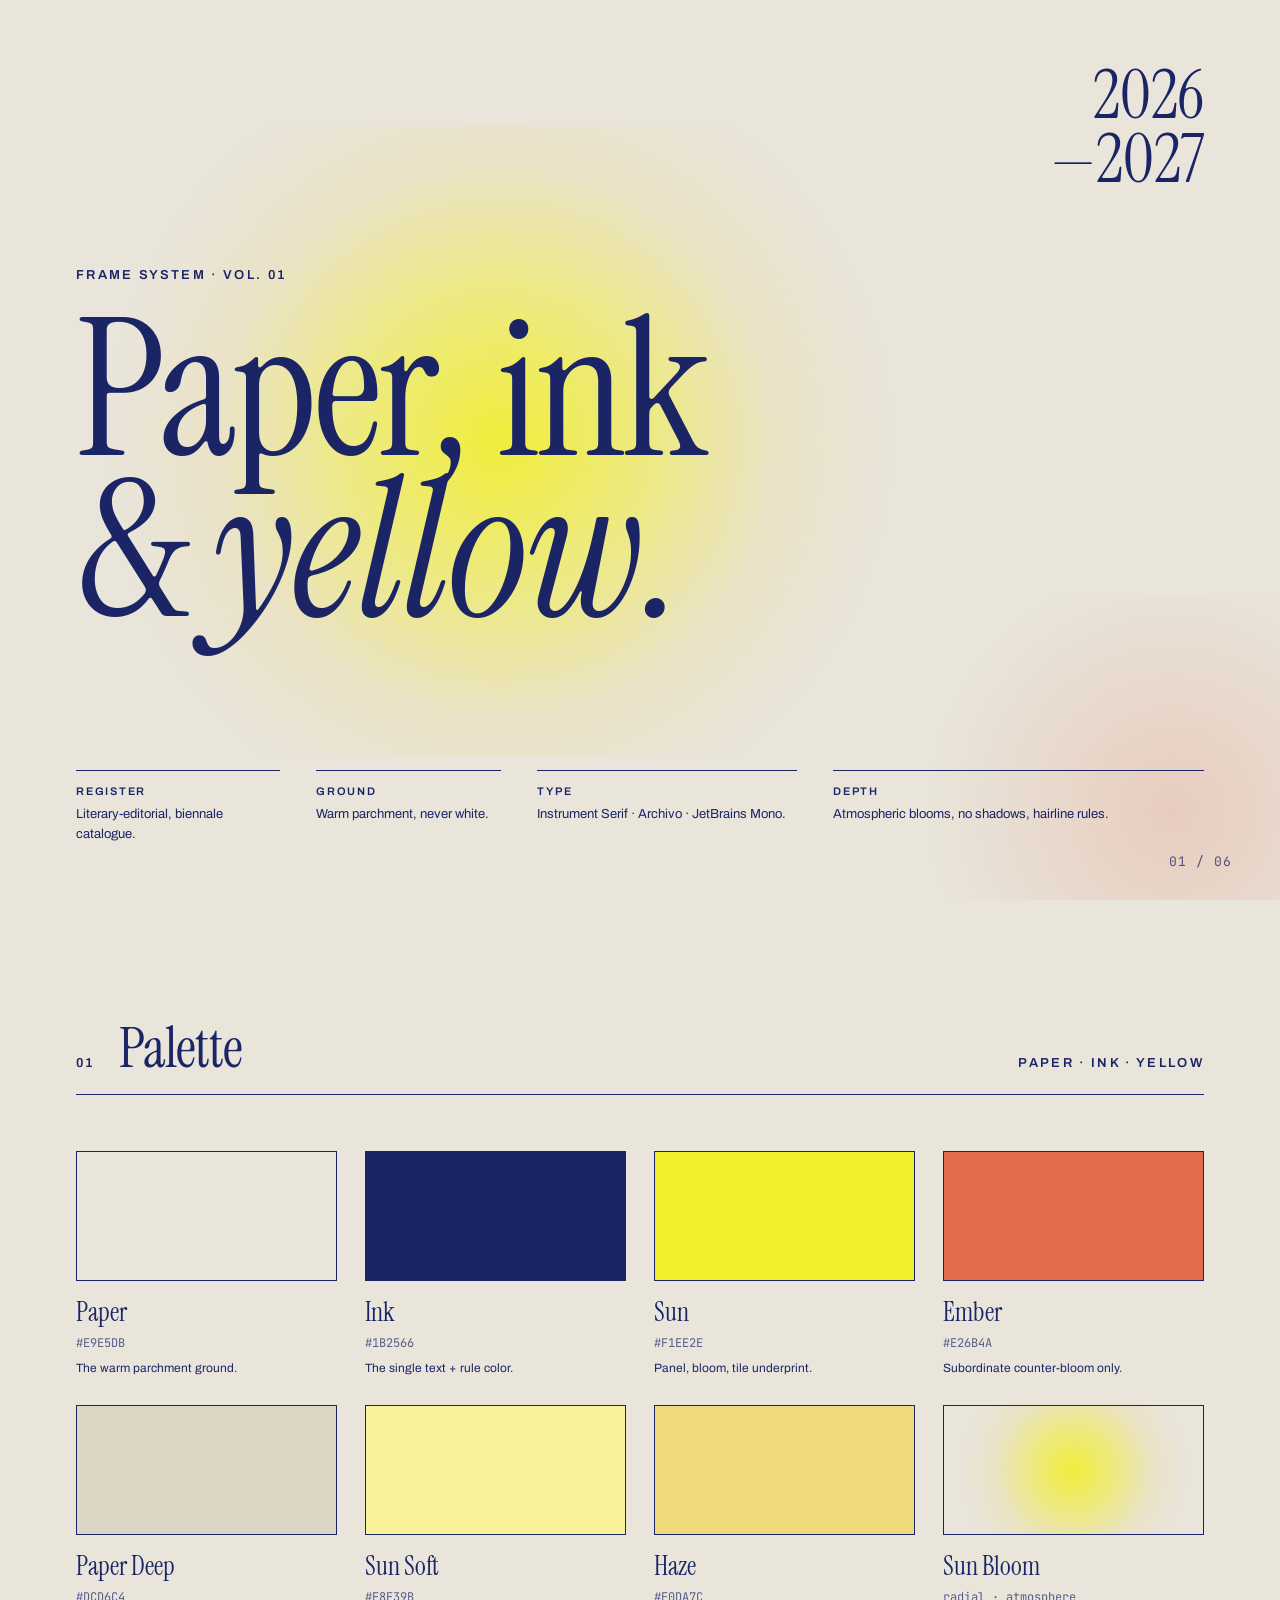
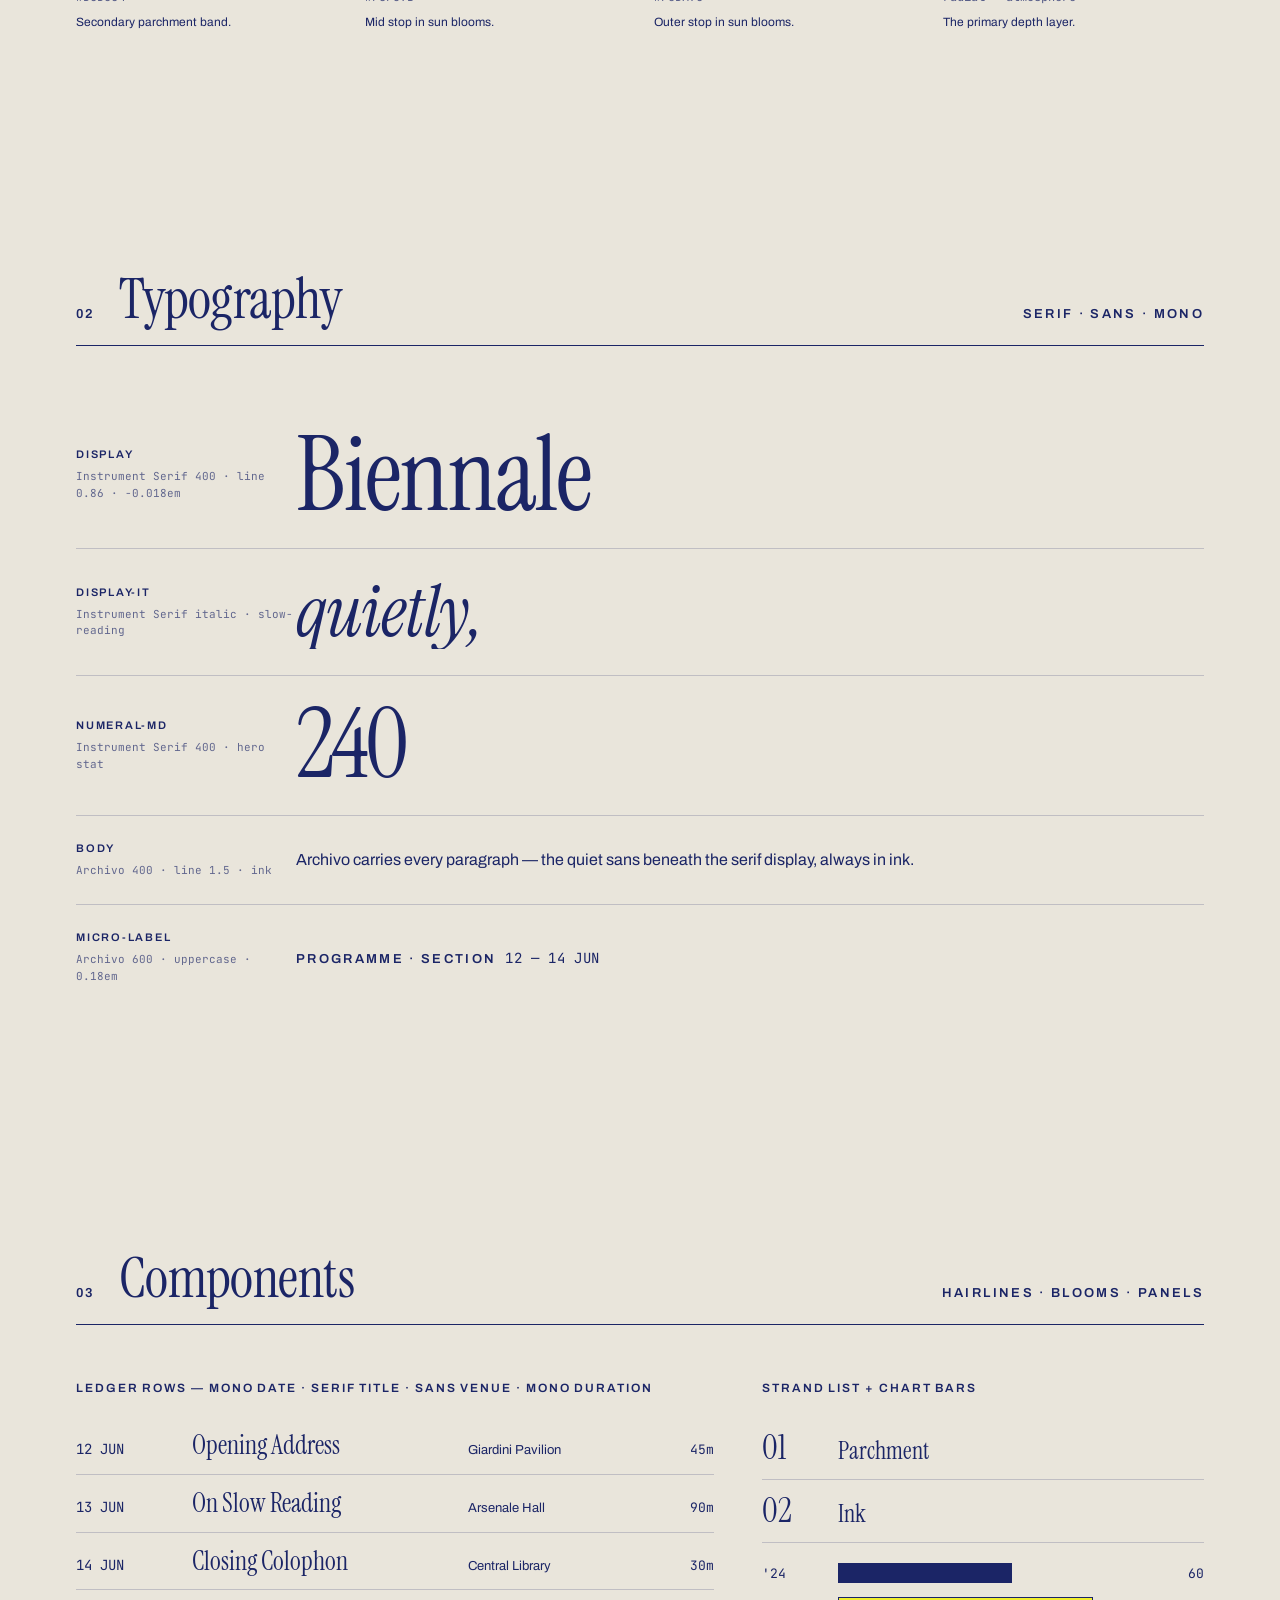
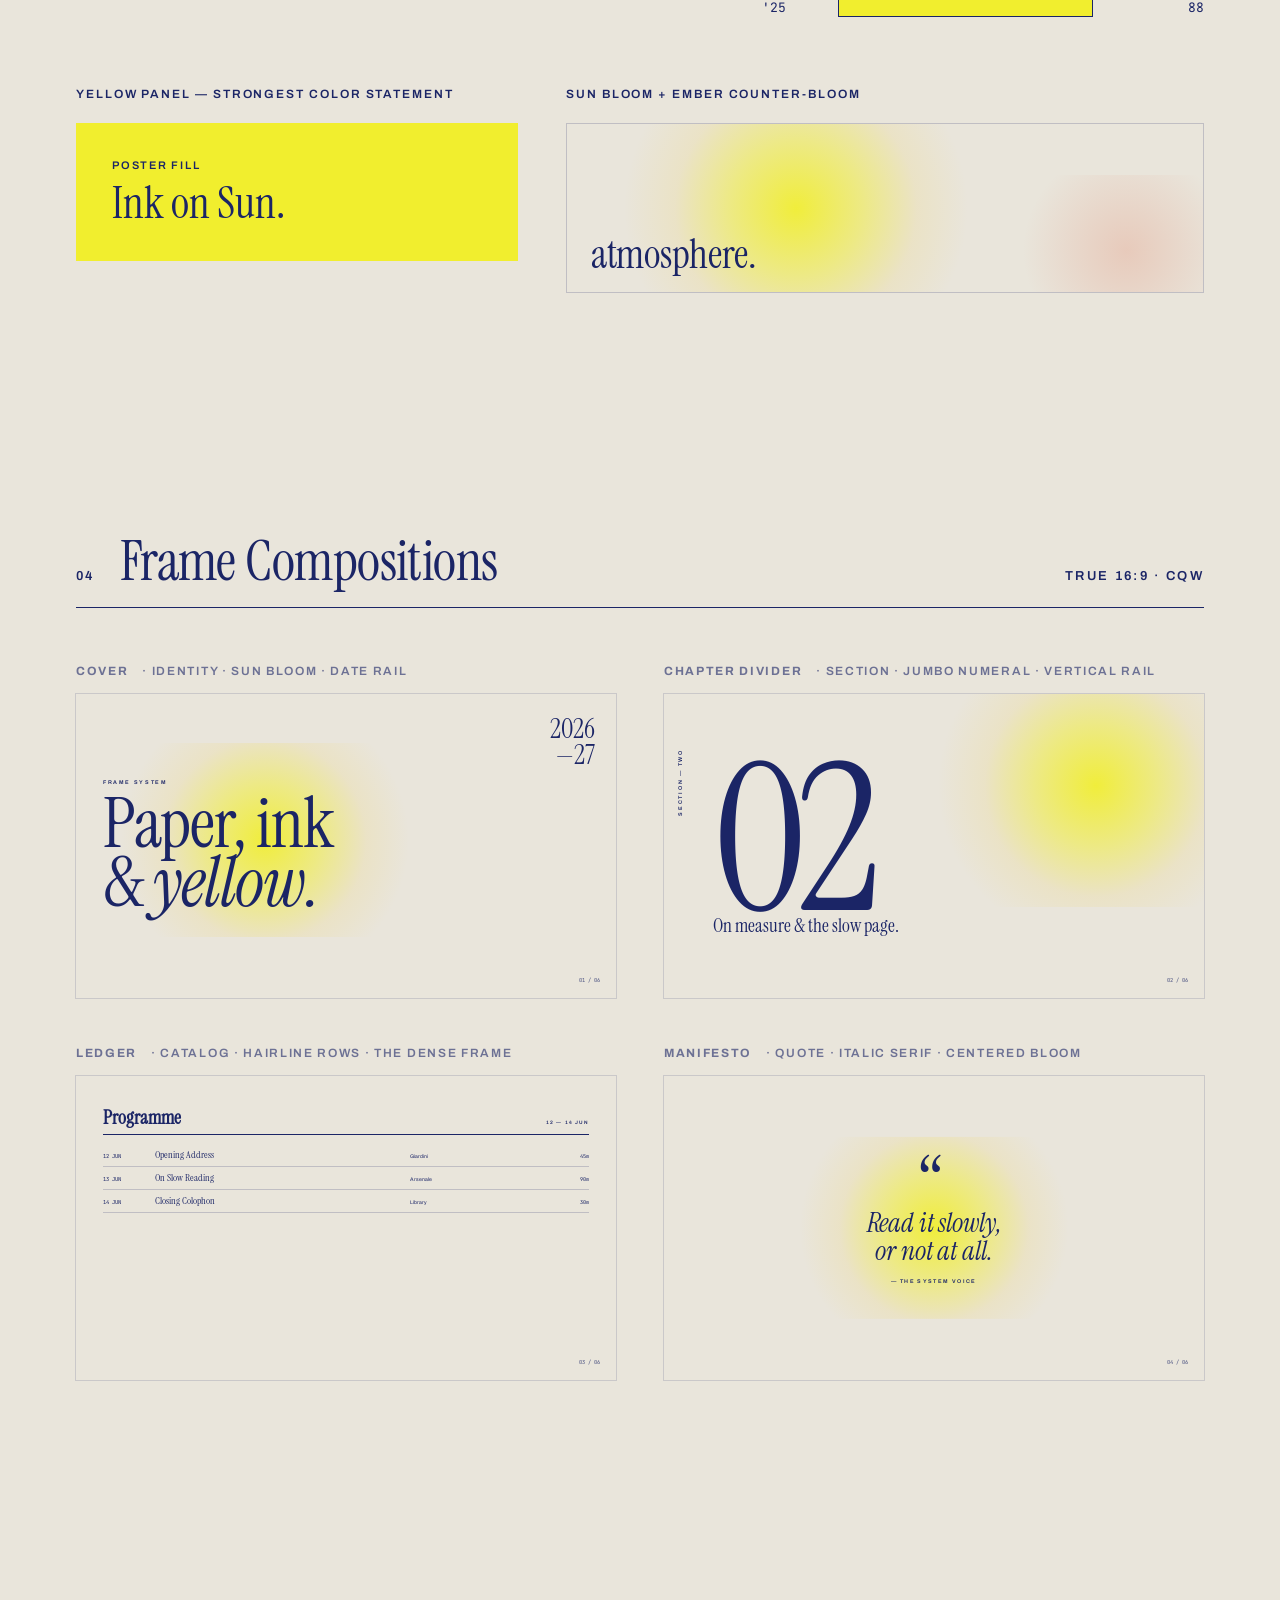
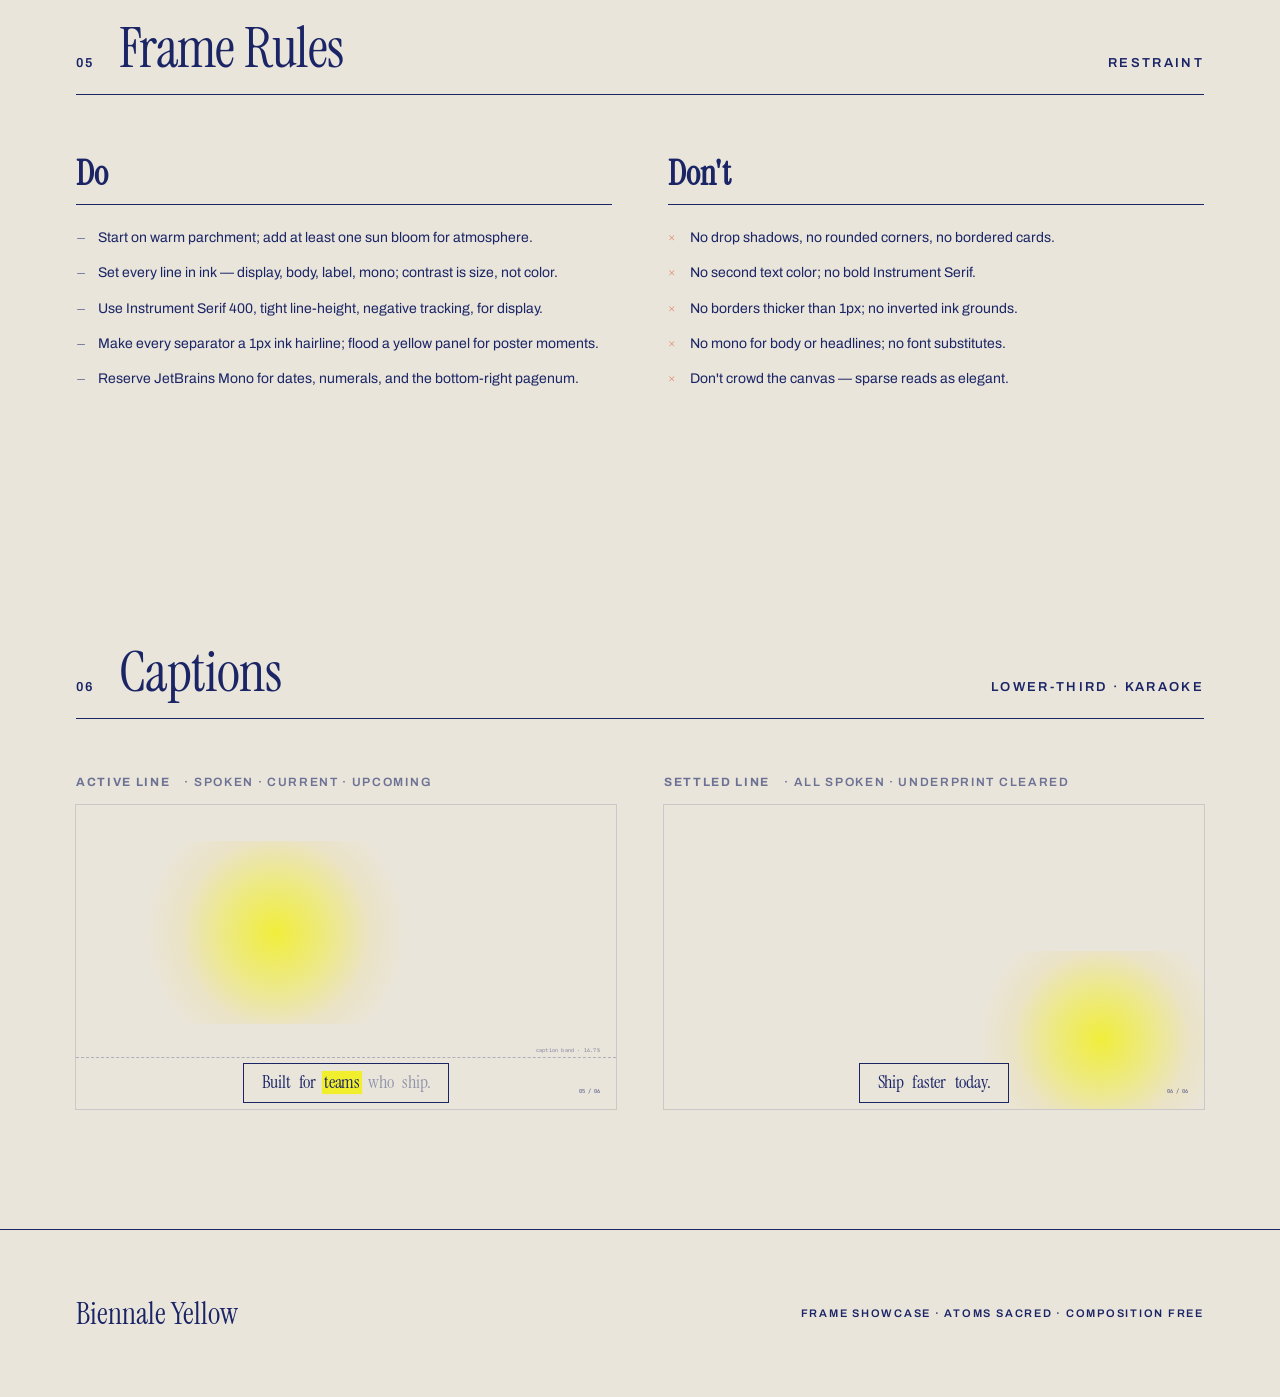
<file: skills/hyperframes/assets/frame-presets/biennale-yellow/frame-showcase.html>
<!doctype html>
<html lang="en">
  <head>
    <meta charset="utf-8" />
    <meta name="viewport" content="width=device-width,initial-scale=1" />
    <title>Biennale Yellow</title>
    <link rel="preconnect" href="https://fonts.googleapis.com" />
    <link rel="preconnect" href="https://fonts.gstatic.com" crossorigin />
    <link
      href="https://fonts.googleapis.com/css2?family=Instrument+Serif:ital@0;1&family=Archivo:wght@400;600&family=JetBrains+Mono:wght@400&display=swap"
      rel="stylesheet"
    />
    <style id="ds-tokens">
      :root {
        --paper: #e9e5db;
        --paper-deep: #dcd6c4;
        --sun: #f1ee2e;
        --sun-soft: #f8f39b;
        --haze: #f0da7c;
        --ink: #1b2566;
        --ember: #e26b4a;
        --serif: "Instrument Serif", Georgia, serif;
        --sans: "Archivo", sans-serif;
        --mono: "JetBrains Mono", ui-monospace, monospace;
        --bloom: radial-gradient(
          circle at 50% 50%,
          rgba(241, 238, 46, 0.92) 0%,
          rgba(241, 238, 46, 0.5) 30%,
          rgba(240, 218, 124, 0.22) 55%,
          rgba(233, 229, 219, 0) 78%
        );
      }
      * {
        margin: 0;
        padding: 0;
        box-sizing: border-box;
      }
      html {
        background: #0c0d1a;
      }
      body {
        background: var(--paper);
        color: var(--ink);
        font-family: var(--sans);
        -webkit-font-smoothing: antialiased;
      }
      .serif {
        font-family: var(--serif);
        font-weight: 400;
        letter-spacing: -0.018em;
        line-height: 0.9;
      }
      .micro {
        font-family: var(--sans);
        font-weight: 600;
        text-transform: uppercase;
        letter-spacing: 0.18em;
        font-size: 13px;
      }

      section {
        padding: 120px 76px;
        position: relative;
        overflow: hidden;
      }
      .sec-head {
        display: flex;
        align-items: baseline;
        gap: 24px;
        border-bottom: 1px solid var(--ink);
        padding-bottom: 18px;
        margin-bottom: 56px;
        position: relative;
        z-index: 2;
      }
      .sec-head .micro {
        color: var(--ink);
      }
      .sec-head h2 {
        font-family: var(--serif);
        font-weight: 400;
        font-size: 56px;
        line-height: 1;
        letter-spacing: -0.01em;
      }
      .sec-head .sp {
        flex: 1;
      }

      /* COVER */
      .cover {
        min-height: 100vh;
        padding: 0;
        display: flex;
        flex-direction: column;
        justify-content: center;
        position: relative;
        overflow: hidden;
      }
      .cover .bloom {
        position: absolute;
        width: 62%;
        height: 70%;
        left: 8%;
        top: 14%;
        background: var(--bloom);
        z-index: 0;
        pointer-events: none;
      }
      .cover .ember {
        position: absolute;
        width: 36%;
        height: 40%;
        right: -6%;
        bottom: -6%;
        background: radial-gradient(
          circle at 60% 60%,
          rgba(226, 107, 74, 0.2) 0%,
          rgba(226, 107, 74, 0) 70%
        );
        z-index: 0;
        pointer-events: none;
      }
      .cover .daterail {
        position: absolute;
        top: 64px;
        right: 76px;
        font-family: var(--serif);
        font-weight: 400;
        font-size: clamp(48px, 5.2vw, 84px);
        line-height: 0.96;
        text-align: right;
        letter-spacing: -0.005em;
        z-index: 2;
      }
      .cover .inner {
        padding: 0 76px;
        position: relative;
        z-index: 2;
      }
      .cover .micro {
        margin-bottom: 28px;
      }
      .cover h1 {
        font-family: var(--serif);
        font-weight: 400;
        font-size: clamp(110px, 15vw, 230px);
        line-height: 0.84;
        letter-spacing: -0.018em;
      }
      .cover h1 em {
        font-style: italic;
        letter-spacing: -0.005em;
      }
      .cover .footer {
        position: absolute;
        bottom: 0;
        left: 0;
        right: 0;
        display: grid;
        grid-template-columns: 1.1fr 1fr 1.4fr 2fr;
        gap: 36px;
        padding: 0 76px 56px;
        z-index: 2;
      }
      .cover .fcell {
        border-top: 1px solid var(--ink);
        padding-top: 14px;
      }
      .cover .fcell .t {
        font-family: var(--sans);
        font-weight: 600;
        text-transform: uppercase;
        letter-spacing: 0.16em;
        font-size: 11px;
        margin-bottom: 8px;
      }
      .cover .fcell .b {
        font-family: var(--sans);
        font-weight: 400;
        font-size: 13px;
        line-height: 1.5;
        color: var(--ink);
      }
      .cover .pagenum {
        position: absolute;
        bottom: 30px;
        right: 48px;
        font-family: var(--mono);
        font-size: 13px;
        letter-spacing: 0.08em;
        opacity: 0.75;
        z-index: 2;
      }

      /* PALETTE */
      .swatches {
        display: grid;
        grid-template-columns: repeat(4, 1fr);
        gap: 28px;
        position: relative;
        z-index: 2;
      }
      .sw .chip {
        height: 130px;
        border: 1px solid var(--ink);
      }
      .sw .name {
        font-family: var(--serif);
        font-size: 26px;
        margin-top: 14px;
      }
      .sw .hex {
        font-family: var(--mono);
        font-size: 12px;
        color: var(--ink);
        opacity: 0.7;
        margin-top: 6px;
      }
      .sw .role {
        font-family: var(--sans);
        font-size: 12px;
        line-height: 1.5;
        color: var(--ink);
        margin-top: 8px;
      }

      /* TYPE */
      .type-row {
        display: grid;
        grid-template-columns: 220px 1fr;
        align-items: center;
        padding: 26px 0;
        border-bottom: 1px solid rgba(27, 37, 102, 0.2);
      }
      .type-row .tok {
        font-family: var(--sans);
        font-weight: 600;
        text-transform: uppercase;
        letter-spacing: 0.16em;
        font-size: 11px;
      }
      .type-row .m {
        font-family: var(--mono);
        font-size: 11px;
        color: var(--ink);
        opacity: 0.65;
        margin-top: 8px;
        line-height: 1.5;
      }
      .type-row .spec {
        overflow: hidden;
      }

      /* COMPONENTS */
      .cnote {
        font-family: var(--sans);
        font-weight: 600;
        text-transform: uppercase;
        letter-spacing: 0.16em;
        font-size: 12px;
        margin-bottom: 22px;
      }
      .cgrid {
        display: grid;
        grid-template-columns: repeat(12, 1fr);
        gap: 48px;
        margin-bottom: 56px;
      }
      .s4 {
        grid-column: span 4;
      }
      .s5 {
        grid-column: span 5;
      }
      .s6 {
        grid-column: span 6;
      }
      .s7 {
        grid-column: span 7;
      }
      .s8 {
        grid-column: span 8;
      }
      .ledger .row {
        display: grid;
        grid-template-columns: 92px 1.6fr 0.9fr 80px;
        gap: 24px;
        padding: 14px 0;
        border-bottom: 1px solid rgba(27, 37, 102, 0.2);
        align-items: baseline;
      }
      .ledger .dt {
        font-family: var(--mono);
        font-size: 14px;
      }
      .ledger .ti {
        font-family: var(--serif);
        font-size: 26px;
        line-height: 1.1;
      }
      .ledger .vn {
        font-family: var(--sans);
        font-size: 13px;
        color: var(--ink);
      }
      .ledger .du {
        font-family: var(--mono);
        font-size: 13px;
        text-align: right;
      }
      .strand .row {
        display: grid;
        grid-template-columns: 56px 1fr;
        gap: 20px;
        padding: 14px 0;
        border-bottom: 1px solid rgba(27, 37, 102, 0.2);
        align-items: baseline;
      }
      .strand .nm {
        font-family: var(--serif);
        font-size: 34px;
        line-height: 1;
      }
      .strand .ti {
        font-family: var(--serif);
        font-size: 24px;
        line-height: 1.1;
      }
      .strand .bd {
        font-family: var(--sans);
        font-size: 13px;
        line-height: 1.5;
        color: var(--ink);
        margin-top: 4px;
      }
      .bars .row {
        display: grid;
        grid-template-columns: 60px 1fr 60px;
        gap: 16px;
        align-items: center;
        margin-bottom: 14px;
      }
      .bars .yr {
        font-family: var(--mono);
        font-size: 13px;
      }
      .bars .bar {
        height: 20px;
        background: var(--ink);
      }
      .bars .bar.lit {
        background: var(--sun);
        border: 1px solid var(--ink);
      }
      .bars .vl {
        font-family: var(--mono);
        font-size: 13px;
        text-align: right;
      }
      .ypanel {
        background: var(--sun);
        padding: 36px;
        color: var(--ink);
      }
      .ypanel .l {
        font-family: var(--sans);
        font-weight: 600;
        text-transform: uppercase;
        letter-spacing: 0.16em;
        font-size: 11px;
      }
      .ypanel .h {
        font-family: var(--serif);
        font-size: 44px;
        line-height: 0.95;
        margin-top: 12px;
      }

      /* COMPOSITIONS */
      .gallery {
        display: grid;
        grid-template-columns: 1fr 1fr;
        gap: 48px;
        position: relative;
        z-index: 2;
      }
      .fw .flabel {
        display: flex;
        gap: 14px;
        align-items: baseline;
        margin-bottom: 16px;
        font-family: var(--sans);
        font-weight: 600;
        text-transform: uppercase;
        letter-spacing: 0.14em;
        font-size: 12px;
        color: var(--ink);
        opacity: 0.6;
      }
      .fw .flabel b {
        opacity: 1;
      }
      .frame {
        aspect-ratio: 16/9;
        container-type: size;
        position: relative;
        overflow: hidden;
        background: var(--paper);
        box-shadow: 0 0 0 1px rgba(27, 37, 102, 0.15);
      }
      .frame > .body {
        position: absolute;
        inset: 0;
        z-index: 3;
      }
      .frame .bloom {
        position: absolute;
        background: var(--bloom);
        z-index: 1;
        pointer-events: none;
      }
      .frame .pn {
        position: absolute;
        right: 3cqw;
        bottom: 2.6cqw;
        font-family: var(--mono);
        font-size: 1cqw;
        opacity: 0.75;
        z-index: 4;
      }

      /* f1 cover */
      .yf1 .bloom {
        width: 58%;
        height: 64%;
        left: 6%;
        top: 16%;
      }
      .yf1 .body {
        display: flex;
        flex-direction: column;
        justify-content: center;
        padding: 0 5cqw;
      }
      .yf1 .micro {
        font-family: var(--sans);
        font-weight: 600;
        text-transform: uppercase;
        letter-spacing: 0.3cqw;
        font-size: 1cqw;
        margin-bottom: 1.8cqw;
      }
      .yf1 h3 {
        font-family: var(--serif);
        font-weight: 400;
        font-size: 13cqw;
        line-height: 0.84;
        letter-spacing: -0.018em;
      }
      .yf1 h3 em {
        font-style: italic;
      }
      .yf1 .dr {
        position: absolute;
        top: 4cqw;
        right: 4cqw;
        font-family: var(--serif);
        font-size: 5cqw;
        line-height: 0.96;
        text-align: right;
        letter-spacing: -0.005em;
        z-index: 4;
      }

      /* f2 chapter divider */
      .yf2 .bloom {
        width: 60%;
        height: 80%;
        right: -10%;
        top: -10%;
        left: auto;
      }
      .yf2 .rail {
        position: absolute;
        left: 3cqw;
        top: 50%;
        transform: rotate(-90deg) translateX(50%);
        transform-origin: left center;
        font-family: var(--sans);
        font-weight: 600;
        text-transform: uppercase;
        letter-spacing: 0.32em;
        font-size: 1cqw;
        white-space: nowrap;
        z-index: 4;
      }
      .yf2 .body {
        display: flex;
        flex-direction: column;
        justify-content: center;
        padding: 0 5cqw 0 9cqw;
      }
      .yf2 .num {
        font-family: var(--serif);
        font-weight: 400;
        font-size: 38cqw;
        line-height: 0.84;
        letter-spacing: -0.04em;
        color: var(--ink);
      }
      .yf2 .ti {
        font-family: var(--serif);
        font-size: 3.6cqw;
        line-height: 1.05;
        margin-top: -2cqw;
        max-width: 46cqw;
      }

      /* f3 ledger */
      .yf3 .body {
        padding: 6cqw 5cqw;
        display: flex;
        flex-direction: column;
      }
      .yf3 .top {
        display: flex;
        justify-content: space-between;
        align-items: baseline;
        border-bottom: 1px solid var(--ink);
        padding-bottom: 1.2cqw;
        margin-bottom: 1.6cqw;
      }
      .yf3 .top h4 {
        font-family: var(--serif);
        font-size: 3.6cqw;
        line-height: 1;
      }
      .yf3 .top .micro {
        font-family: var(--sans);
        font-weight: 600;
        text-transform: uppercase;
        letter-spacing: 0.2cqw;
        font-size: 0.9cqw;
      }
      .yf3 .row {
        display: grid;
        grid-template-columns: 8cqw 1.6fr 0.9fr 6cqw;
        gap: 1.6cqw;
        padding: 1cqw 0;
        border-bottom: 1px solid rgba(27, 37, 102, 0.2);
        align-items: baseline;
      }
      .yf3 .dt {
        font-family: var(--mono);
        font-size: 1cqw;
      }
      .yf3 .ti {
        font-family: var(--serif);
        font-size: 1.9cqw;
        line-height: 1.1;
      }
      .yf3 .vn {
        font-family: var(--sans);
        font-size: 0.95cqw;
      }
      .yf3 .du {
        font-family: var(--mono);
        font-size: 0.95cqw;
        text-align: right;
      }

      /* f4 manifesto */
      .yf4 .bloom {
        width: 54%;
        height: 60%;
        left: 50%;
        top: 50%;
        transform: translate(-50%, -50%);
      }
      .yf4 .body {
        display: flex;
        flex-direction: column;
        justify-content: center;
        align-items: center;
        text-align: center;
        padding: 0 9cqw;
      }
      .yf4 .qm {
        font-family: var(--serif);
        font-size: 14cqw;
        line-height: 0.5;
        height: 7cqw;
      }
      .yf4 .q {
        font-family: var(--serif);
        font-style: italic;
        font-size: 5cqw;
        line-height: 1.04;
        letter-spacing: -0.005em;
      }
      .yf4 .at {
        font-family: var(--sans);
        font-weight: 600;
        text-transform: uppercase;
        letter-spacing: 0.25cqw;
        font-size: 1cqw;
        margin-top: 2.4cqw;
      }

      /* PRINCIPLES */
      .dos {
        display: grid;
        grid-template-columns: 1fr 1fr;
        gap: 56px;
        position: relative;
        z-index: 2;
      }
      .do-card h4 {
        font-family: var(--serif);
        font-size: 34px;
        margin-bottom: 8px;
      }
      .do-card .rule {
        height: 1px;
        background: var(--ink);
        margin-bottom: 22px;
      }
      .do-card ul {
        list-style: none;
      }
      .do-card li {
        font-family: var(--sans);
        font-size: 14px;
        line-height: 1.6;
        padding-left: 22px;
        position: relative;
        margin-bottom: 13px;
        color: var(--ink);
      }
      .do-card li::before {
        position: absolute;
        left: 0;
        font-family: var(--serif);
      }
      .do-card.do li::before {
        content: "\2014";
      }
      .do-card.dont li::before {
        content: "\00d7";
        color: var(--ember);
      }

      .foot {
        padding: 64px 76px;
        border-top: 1px solid var(--ink);
        display: flex;
        justify-content: space-between;
        align-items: center;
      }
      .foot .l {
        font-family: var(--serif);
        font-size: 30px;
      }
      .foot .r {
        font-family: var(--sans);
        font-weight: 600;
        text-transform: uppercase;
        letter-spacing: 0.16em;
        font-size: 11px;
      }
      @media (max-width: 1100px) {
        .gallery {
          grid-template-columns: 1fr;
        }
        .swatches {
          grid-template-columns: 1fr 1fr;
        }
      }
    </style>
    <link
      rel="stylesheet"
      href="https://fonts.googleapis.com/css2?family=Instrument+Serif:ital,wght@0,400;1,400&display=swap"
    />
    <link
      rel="stylesheet"
      href="https://fonts.googleapis.com/css2?family=Archivo:wght@400;500;600;700&display=swap"
    />
    <style id="ft-override">
      :root {
        --primary: #e9e5db !important;
        --secondary: #1b2566 !important;
        --tertiary: #dcd6c4 !important;
        --accent: #f1ee2e !important;
        --f-disp: "Instrument Serif", sans-serif !important;
        --f-body: "Archivo", sans-serif !important;
        --paper: #e9e5db !important;
        --paper-deep: #dcd6c4 !important;
        --sun: #f1ee2e !important;
        --ink: #1b2566 !important;
        --serif: "Instrument Serif", sans-serif !important;
        --sans: "Archivo", sans-serif !important;
        --sun-soft: #f8f39b !important;
        --haze: #f0da7c !important;
        --ember: #e26b4a !important;
      }
    </style>
  </head>
  <body>
    <!-- COVER -->
    <section class="cover">
      <div class="bloom"></div>
      <div class="ember"></div>
      <div class="daterail">2026<br />—2027</div>
      <div class="inner">
        <div class="micro">Frame System · Vol. 01</div>
        <h1>Paper, ink<br />&amp; <em>yellow.</em></h1>
      </div>
      <div class="footer">
        <div class="fcell">
          <div class="t">Register</div>
          <div class="b">Literary-editorial, biennale catalogue.</div>
        </div>
        <div class="fcell">
          <div class="t">Ground</div>
          <div class="b">Warm parchment, never white.</div>
        </div>
        <div class="fcell">
          <div class="t">Type</div>
          <div class="b">Instrument Serif · Archivo · JetBrains Mono.</div>
        </div>
        <div class="fcell">
          <div class="t">Depth</div>
          <div class="b">Atmospheric blooms, no shadows, hairline rules.</div>
        </div>
      </div>
      <div class="pagenum">01 / 06</div>
    </section>

    <!-- PALETTE -->
    <section>
      <div class="sec-head">
        <span class="micro">01</span>
        <h2>Palette</h2>
        <span class="sp"></span><span class="micro">Paper · Ink · Yellow</span>
      </div>
      <div class="swatches">
        <div class="sw">
          <div class="chip" style="background: var(--paper)"></div>
          <div class="name">Paper</div>
          <div class="hex">#E9E5DB</div>
          <div class="role">The warm parchment ground.</div>
        </div>
        <div class="sw">
          <div class="chip" style="background: var(--ink)"></div>
          <div class="name">Ink</div>
          <div class="hex">#1B2566</div>
          <div class="role">The single text + rule color.</div>
        </div>
        <div class="sw">
          <div class="chip" style="background: var(--sun)"></div>
          <div class="name">Sun</div>
          <div class="hex">#F1EE2E</div>
          <div class="role">Panel, bloom, tile underprint.</div>
        </div>
        <div class="sw">
          <div class="chip" style="background: var(--ember)"></div>
          <div class="name">Ember</div>
          <div class="hex">#E26B4A</div>
          <div class="role">Subordinate counter-bloom only.</div>
        </div>
        <div class="sw">
          <div class="chip" style="background: var(--paper-deep)"></div>
          <div class="name">Paper Deep</div>
          <div class="hex">#DCD6C4</div>
          <div class="role">Secondary parchment band.</div>
        </div>
        <div class="sw">
          <div class="chip" style="background: var(--sun-soft)"></div>
          <div class="name">Sun Soft</div>
          <div class="hex">#F8F39B</div>
          <div class="role">Mid stop in sun blooms.</div>
        </div>
        <div class="sw">
          <div class="chip" style="background: var(--haze)"></div>
          <div class="name">Haze</div>
          <div class="hex">#F0DA7C</div>
          <div class="role">Outer stop in sun blooms.</div>
        </div>
        <div class="sw">
          <div class="chip" style="background: var(--bloom), var(--paper)"></div>
          <div class="name">Sun Bloom</div>
          <div class="hex">radial · atmosphere</div>
          <div class="role">The primary depth layer.</div>
        </div>
      </div>
    </section>

    <!-- TYPOGRAPHY -->
    <section>
      <div class="sec-head">
        <span class="micro">02</span>
        <h2>Typography</h2>
        <span class="sp"></span><span class="micro">Serif · Sans · Mono</span>
      </div>
      <div class="type-row">
        <div>
          <div class="tok">display</div>
          <div class="m">Instrument Serif 400 · line 0.86 · −0.018em</div>
        </div>
        <div class="spec"><span class="serif" style="font-size: 104px">Biennale</span></div>
      </div>
      <div class="type-row">
        <div>
          <div class="tok">display-it</div>
          <div class="m">Instrument Serif italic · slow-reading</div>
        </div>
        <div class="spec">
          <span class="serif" style="font-style: italic; font-size: 72px; line-height: 1.04"
            >quietly,</span
          >
        </div>
      </div>
      <div class="type-row">
        <div>
          <div class="tok">numeral-md</div>
          <div class="m">Instrument Serif 400 · hero stat</div>
        </div>
        <div class="spec">
          <span class="serif" style="font-size: 96px; letter-spacing: -0.04em">240</span>
        </div>
      </div>
      <div class="type-row">
        <div>
          <div class="tok">body</div>
          <div class="m">Archivo 400 · line 1.5 · ink</div>
        </div>
        <div class="spec">
          <p style="font-family: var(--sans); font-size: 16px; line-height: 1.5; max-width: 620px">
            Archivo carries every paragraph — the quiet sans beneath the serif display, always in
            ink.
          </p>
        </div>
      </div>
      <div class="type-row" style="border-bottom: 0">
        <div>
          <div class="tok">micro-label</div>
          <div class="m">Archivo 600 · uppercase · 0.18em</div>
        </div>
        <div class="spec">
          <span class="micro">Programme · Section</span> &nbsp;
          <span
            class="serif"
            style="font-family: var(--mono); font-size: 14px; letter-spacing: 0.04em"
            >12 — 14 JUN</span
          >
        </div>
      </div>
    </section>

    <!-- COMPONENTS -->
    <section>
      <div class="sec-head">
        <span class="micro">03</span>
        <h2>Components</h2>
        <span class="sp"></span><span class="micro">Hairlines · Blooms · Panels</span>
      </div>

      <div class="cgrid">
        <div class="s7">
          <div class="cnote">
            Ledger rows — mono date · serif title · sans venue · mono duration
          </div>
          <div class="ledger">
            <div class="row">
              <span class="dt">12 JUN</span><span class="ti">Opening Address</span
              ><span class="vn">Giardini Pavilion</span><span class="du">45m</span>
            </div>
            <div class="row">
              <span class="dt">13 JUN</span><span class="ti">On Slow Reading</span
              ><span class="vn">Arsenale Hall</span><span class="du">90m</span>
            </div>
            <div class="row">
              <span class="dt">14 JUN</span><span class="ti">Closing Colophon</span
              ><span class="vn">Central Library</span><span class="du">30m</span>
            </div>
          </div>
        </div>
        <div class="s5">
          <div class="cnote">Strand list + chart bars</div>
          <div class="strand">
            <div class="row">
              <span class="nm">01</span>
              <div><div class="ti">Parchment</div></div>
            </div>
            <div class="row">
              <span class="nm">02</span>
              <div><div class="ti">Ink</div></div>
            </div>
          </div>
          <div class="bars" style="margin-top: 20px">
            <div class="row">
              <span class="yr">'24</span><span class="bar" style="width: 60%"></span
              ><span class="vl">60</span>
            </div>
            <div class="row">
              <span class="yr">'25</span><span class="bar lit" style="width: 88%"></span
              ><span class="vl">88</span>
            </div>
          </div>
        </div>
      </div>

      <div class="cgrid" style="margin-bottom: 0">
        <div class="s5">
          <div class="cnote">Yellow panel — strongest color statement</div>
          <div class="ypanel">
            <div class="l">Poster Fill</div>
            <div class="h">Ink on Sun.</div>
          </div>
        </div>
        <div class="s7">
          <div class="cnote">Sun bloom + ember counter-bloom</div>
          <div
            style="
              position: relative;
              height: 170px;
              border: 1px solid rgba(27, 37, 102, 0.2);
              overflow: hidden;
            "
          >
            <div
              style="
                position: absolute;
                width: 60%;
                height: 130%;
                left: 6%;
                top: -15%;
                background: var(--bloom);
              "
            ></div>
            <div
              style="
                position: absolute;
                width: 40%;
                height: 90%;
                right: -8%;
                bottom: -20%;
                background: radial-gradient(circle, rgba(226, 107, 74, 0.22), transparent 70%);
              "
            ></div>
            <div style="position: absolute; left: 24px; bottom: 20px" class="serif">
              <span style="font-size: 40px">atmosphere.</span>
            </div>
          </div>
        </div>
      </div>
    </section>

    <!-- COMPOSITIONS -->
    <section>
      <div class="sec-head">
        <span class="micro">04</span>
        <h2>Frame Compositions</h2>
        <span class="sp"></span><span class="micro">True 16:9 · cqw</span>
      </div>
      <div class="gallery">
        <div class="fw">
          <div class="flabel"><b>Cover</b><span>· identity · sun bloom · date rail</span></div>
          <div class="frame yf1">
            <div class="bloom"></div>
            <div class="dr">2026<br />—27</div>
            <div class="body">
              <div class="micro">Frame System</div>
              <h3>Paper, ink<br />&amp; <em>yellow.</em></h3>
            </div>
            <div class="pn">01 / 06</div>
          </div>
        </div>

        <div class="fw">
          <div class="flabel">
            <b>Chapter Divider</b><span>· section · jumbo numeral · vertical rail</span>
          </div>
          <div class="frame yf2">
            <div class="bloom"></div>
            <div class="rail">Section — Two</div>
            <div class="body">
              <div class="num">02</div>
              <div class="ti">On measure &amp; the slow page.</div>
            </div>
            <div class="pn">02 / 06</div>
          </div>
        </div>

        <div class="fw">
          <div class="flabel">
            <b>Ledger</b><span>· catalog · hairline rows · the dense frame</span>
          </div>
          <div class="frame yf3">
            <div class="body">
              <div class="top">
                <h4>Programme</h4>
                <span class="micro">12 — 14 JUN</span>
              </div>
              <div class="row">
                <span class="dt">12 JUN</span><span class="ti">Opening Address</span
                ><span class="vn">Giardini</span><span class="du">45m</span>
              </div>
              <div class="row">
                <span class="dt">13 JUN</span><span class="ti">On Slow Reading</span
                ><span class="vn">Arsenale</span><span class="du">90m</span>
              </div>
              <div class="row">
                <span class="dt">14 JUN</span><span class="ti">Closing Colophon</span
                ><span class="vn">Library</span><span class="du">30m</span>
              </div>
            </div>
            <div class="pn">03 / 06</div>
          </div>
        </div>

        <div class="fw">
          <div class="flabel">
            <b>Manifesto</b><span>· quote · italic serif · centered bloom</span>
          </div>
          <div class="frame yf4">
            <div class="bloom"></div>
            <div class="body">
              <div class="qm">&ldquo;</div>
              <div class="q">Read it slowly,<br />or not at all.</div>
              <div class="at">— The System Voice</div>
            </div>
            <div class="pn">04 / 06</div>
          </div>
        </div>
      </div>
    </section>

    <!-- PRINCIPLES -->
    <section>
      <div class="sec-head">
        <span class="micro">05</span>
        <h2>Frame Rules</h2>
        <span class="sp"></span><span class="micro">Restraint</span>
      </div>
      <div class="dos">
        <div class="do-card do">
          <h4>Do</h4>
          <div class="rule"></div>
          <ul>
            <li>Start on warm parchment; add at least one sun bloom for atmosphere.</li>
            <li>
              Set every line in ink — display, body, label, mono; contrast is size, not color.
            </li>
            <li>Use Instrument Serif 400, tight line-height, negative tracking, for display.</li>
            <li>
              Make every separator a 1px ink hairline; flood a yellow panel for poster moments.
            </li>
            <li>Reserve JetBrains Mono for dates, numerals, and the bottom-right pagenum.</li>
          </ul>
        </div>
        <div class="do-card dont">
          <h4>Don't</h4>
          <div class="rule"></div>
          <ul>
            <li>No drop shadows, no rounded corners, no bordered cards.</li>
            <li>No second text color; no bold Instrument Serif.</li>
            <li>No borders thicker than 1px; no inverted ink grounds.</li>
            <li>No mono for body or headlines; no font substitutes.</li>
            <li>Don't crowd the canvas — sparse reads as elegant.</li>
          </ul>
        </div>
      </div>
    </section>

    <!-- CAPTIONS — preview of caption-skin.html (the preset's lower-third karaoke look) -->
    <style>
      /* mirrors caption-skin.html; the skin's --cap-* vocab mapped to this preset's tokens */
      .capdemo {
        --cap-ink: var(--ink);
        --cap-canvas: var(--paper);
        --cap-accent: var(--sun);
        --cap-accent-2: var(--ember);
      }
      .capdemo .stage {
        position: absolute;
        left: 0;
        right: 0;
        bottom: 0;
        height: 16.67cqh;
        display: flex;
        align-items: center;
        justify-content: center;
        z-index: 4;
      }
      .capdemo .pill {
        max-width: 80cqw;
        padding: 1.4cqw 3cqw 1.7cqw;
        background: var(--cap-canvas);
        border: 1px solid var(--cap-ink);
        border-radius: 0;
      }
      .capdemo .line {
        display: flex;
        flex-wrap: wrap;
        justify-content: center;
        gap: 0.1em 0.34em;
        font-family: var(--serif);
        font-weight: 400;
        font-size: 3.4cqw;
        line-height: 1.16;
        letter-spacing: -0.01em;
      }
      .capdemo .w {
        display: inline-block;
        padding: 0 0.06em;
        color: color-mix(in srgb, var(--cap-ink) 42%, var(--cap-canvas));
      }
      .capdemo .w.spoken {
        color: var(--cap-ink);
      }
      .capdemo .w.active {
        color: var(--cap-ink);
        background: var(--cap-accent);
        box-shadow: 0 0 0 0.06em var(--cap-accent);
      }
      .capdemo .bandline {
        position: absolute;
        left: 0;
        right: 0;
        bottom: 16.67cqh;
        border-top: 1px dashed rgba(27, 37, 102, 0.28);
        z-index: 3;
      }
      .capdemo .bandtag {
        position: absolute;
        right: 3cqw;
        bottom: calc(16.67cqh + 0.7cqw);
        font-family: var(--mono);
        font-size: 0.95cqw;
        letter-spacing: 0.04em;
        color: var(--ink);
        opacity: 0.5;
        z-index: 4;
      }
    </style>
    <section>
      <div class="sec-head">
        <span class="micro">06</span>
        <h2>Captions</h2>
        <span class="sp"></span><span class="micro">Lower-third · Karaoke</span>
      </div>
      <div class="gallery">
        <div class="fw">
          <div class="flabel"><b>Active line</b><span>· spoken · current · upcoming</span></div>
          <div class="frame capdemo">
            <div class="bloom" style="width: 54%; height: 60%; left: 10%; top: 12%"></div>
            <div class="bandline"></div>
            <div class="bandtag">caption band · 16.7%</div>
            <div class="stage">
              <div class="pill">
                <div class="line">
                  <span class="w spoken">Built</span>
                  <span class="w spoken">for</span>
                  <span class="w active">teams</span>
                  <span class="w">who</span>
                  <span class="w">ship.</span>
                </div>
              </div>
            </div>
            <div class="pn">05 / 06</div>
          </div>
        </div>

        <div class="fw">
          <div class="flabel">
            <b>Settled line</b><span>· all spoken · underprint cleared</span>
          </div>
          <div class="frame capdemo">
            <div
              class="bloom"
              style="width: 50%; height: 58%; right: -6%; bottom: -6%; left: auto"
            ></div>
            <div class="stage">
              <div class="pill">
                <div class="line">
                  <span class="w spoken">Ship</span>
                  <span class="w spoken">faster</span>
                  <span class="w spoken">today.</span>
                </div>
              </div>
            </div>
            <div class="pn">06 / 06</div>
          </div>
        </div>
      </div>
    </section>

    <div class="foot">
      <span class="l">Biennale Yellow</span>
      <span class="r">Frame Showcase · Atoms Sacred · Composition Free</span>
    </div>

    <template id="__bundler_thumbnail">
      <svg viewBox="0 0 100 100" xmlns="http://www.w3.org/2000/svg">
        <rect width="100" height="100" fill="#E9E5DB" />
        <circle cx="42" cy="42" r="34" fill="#F1EE2E" opacity="0.55" />
        <text x="14" y="64" font-family="Georgia" font-size="30" fill="#1B2566">Aa</text>
        <rect x="14" y="74" width="60" height="1.5" fill="#1B2566" />
      </svg>
    </template>
  </body>
</html>
</file>
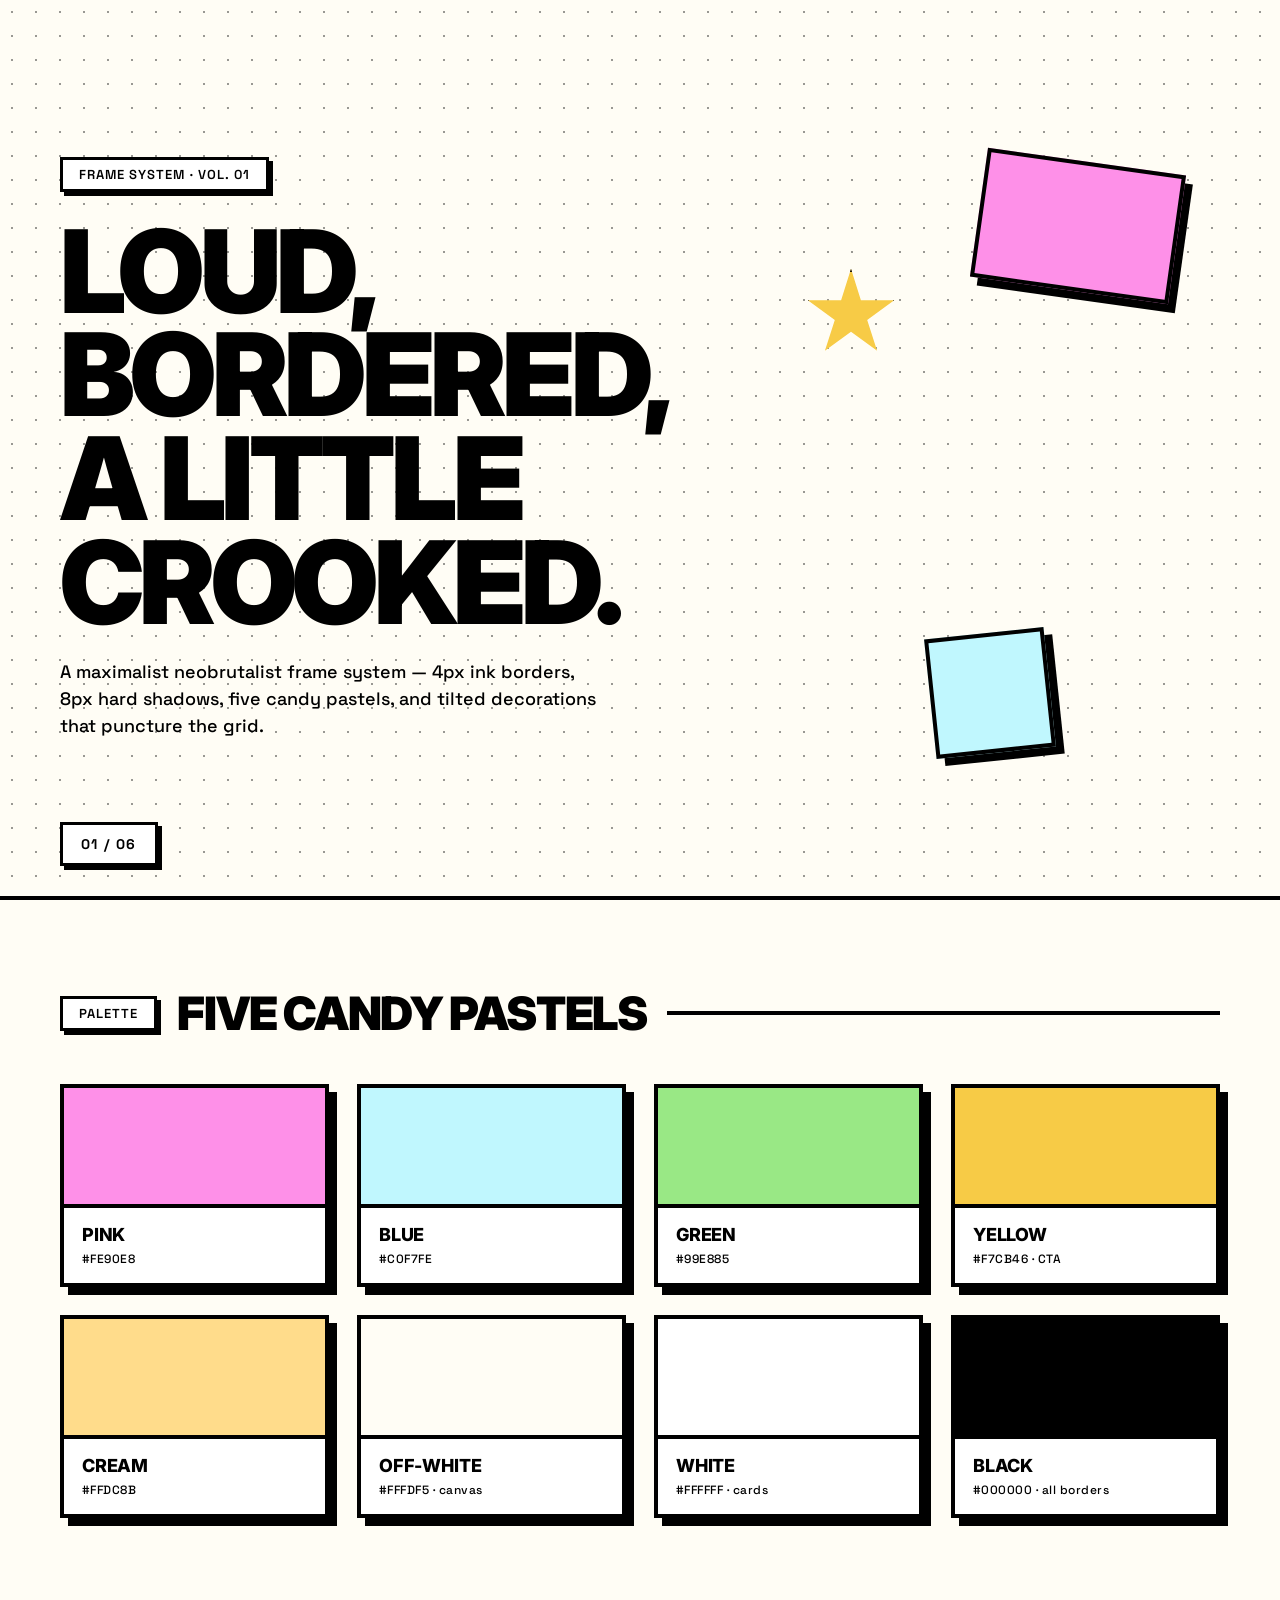
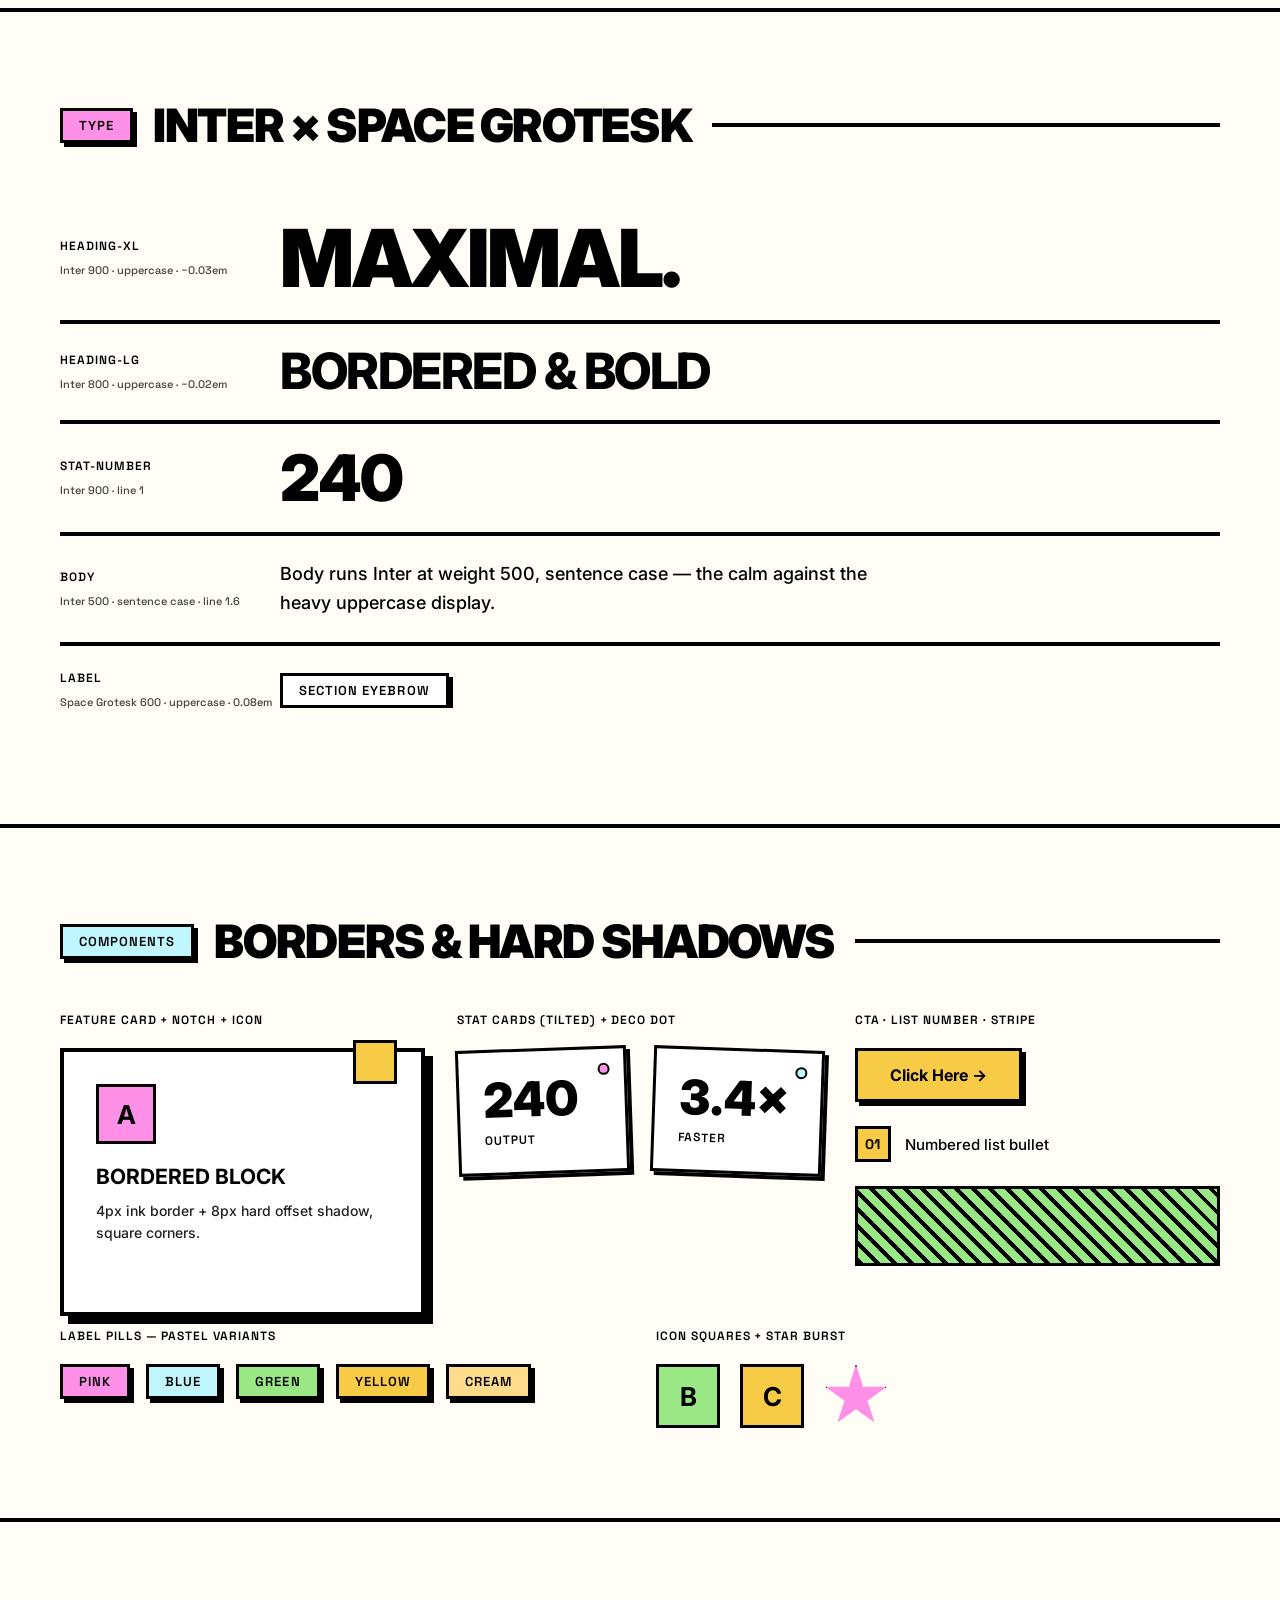
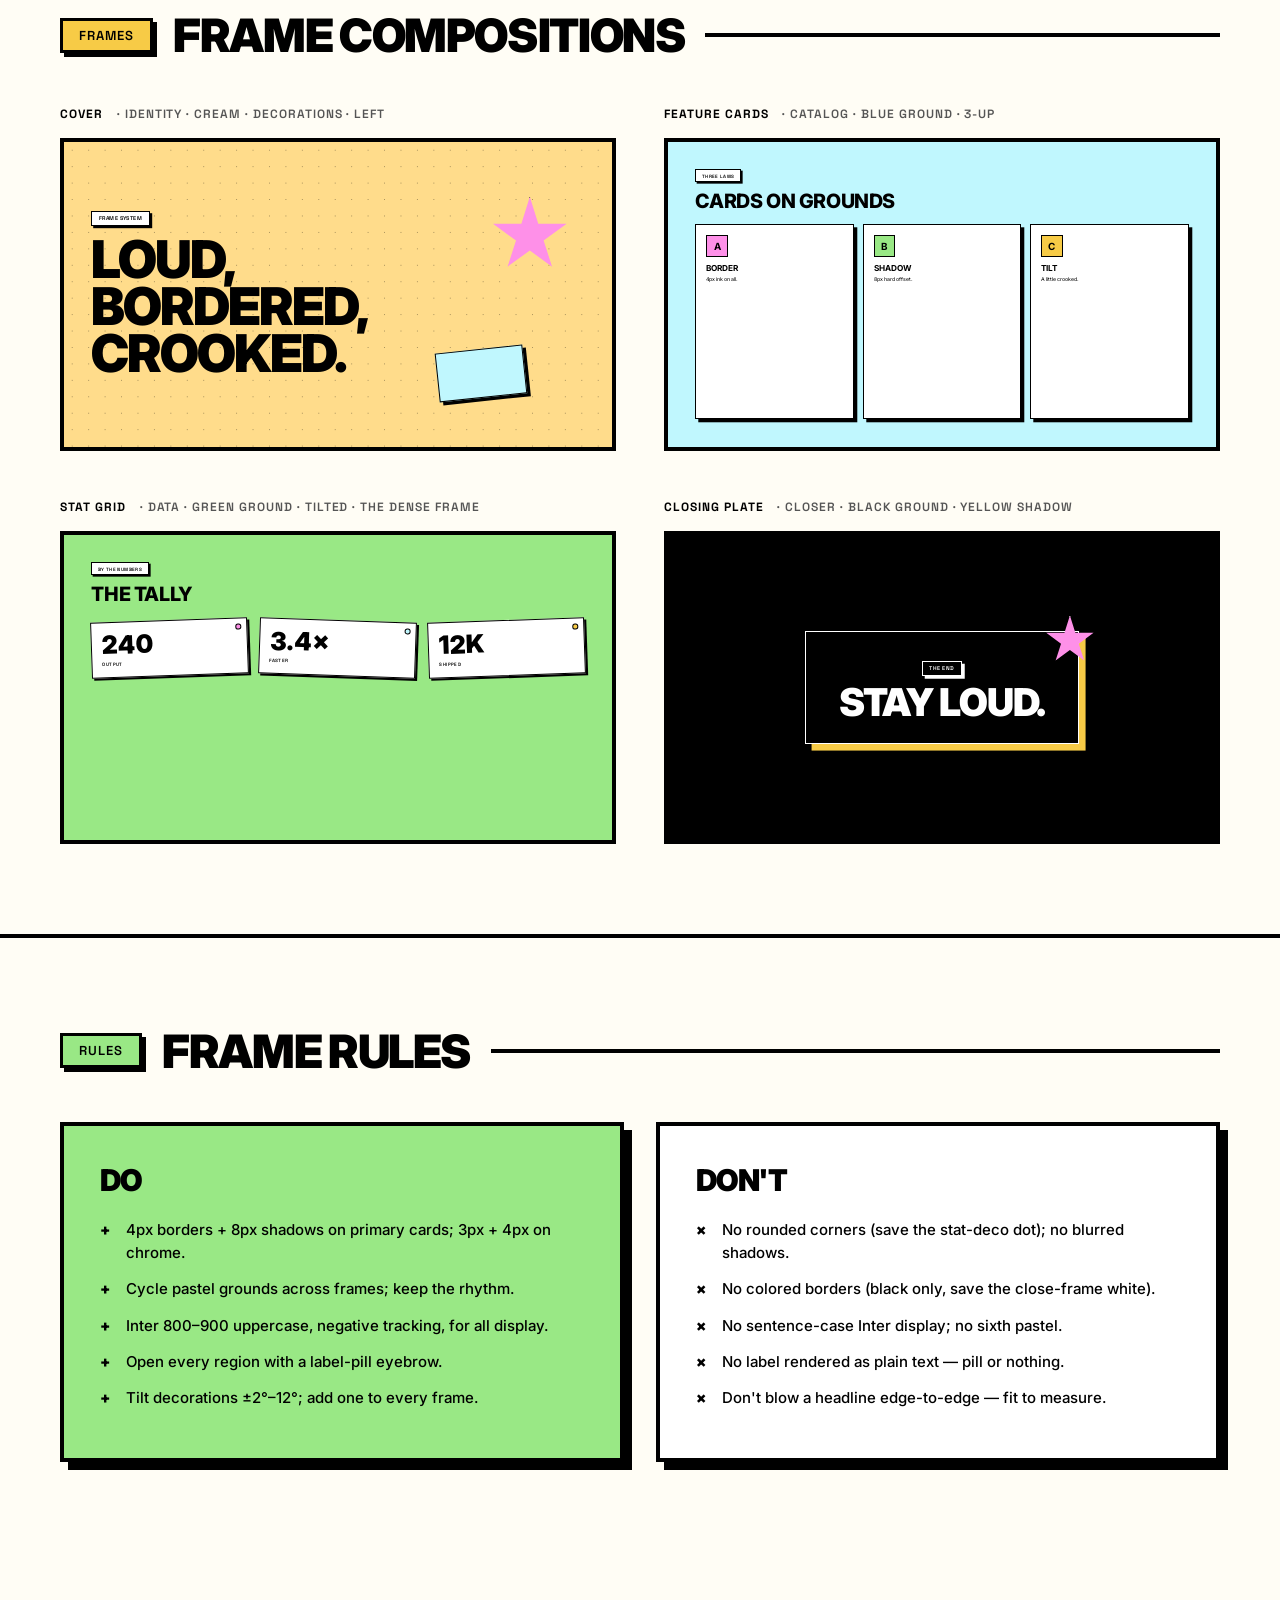
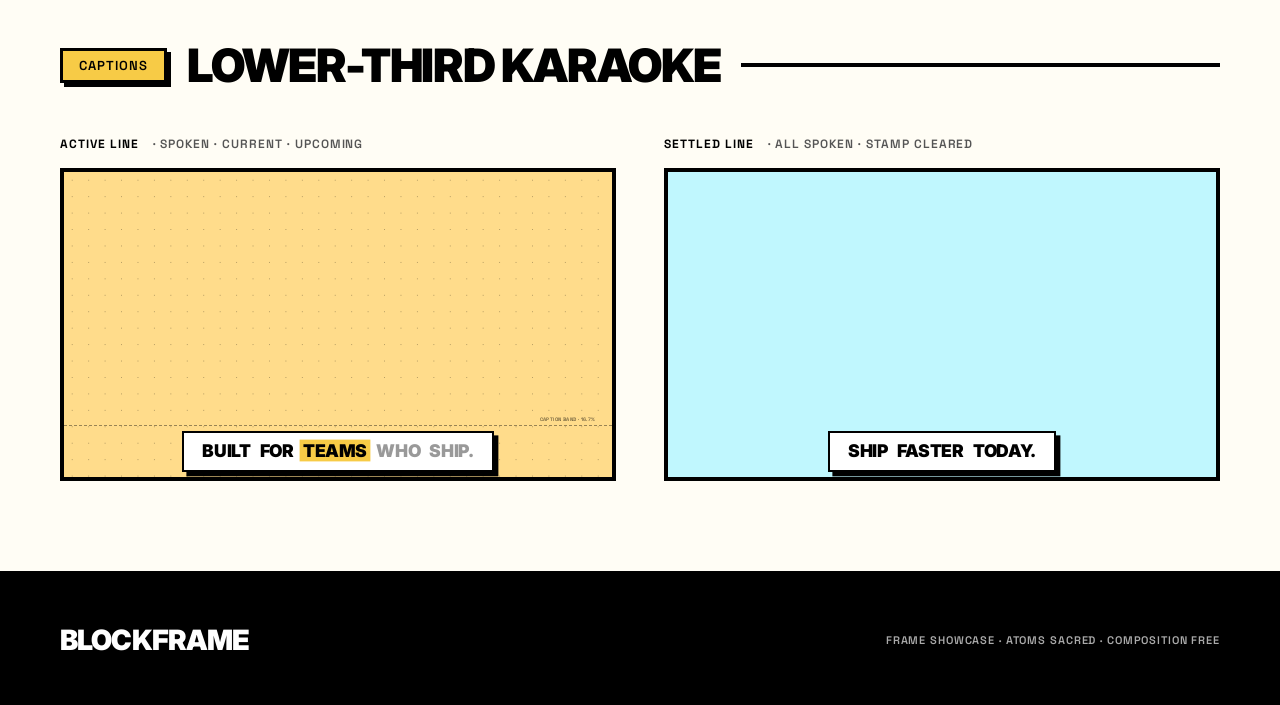
<file: skills/hyperframes/assets/frame-presets/blockframe/frame-showcase.html>
<!doctype html>
<html lang="en">
  <head>
    <meta charset="utf-8" />
    <meta name="viewport" content="width=device-width,initial-scale=1" />
    <title>BlockFrame</title>
    <link rel="preconnect" href="https://fonts.googleapis.com" />
    <link rel="preconnect" href="https://fonts.gstatic.com" crossorigin />
    <link
      href="https://fonts.googleapis.com/css2?family=Inter:wght@400;500;700;800;900&family=Space+Grotesk:wght@500;600;700&display=swap"
      rel="stylesheet"
    />
    <style id="ds-tokens">
      :root {
        --black: #000000;
        --white: #ffffff;
        --offwhite: #fffdf5;
        --pink: #fe90e8;
        --blue: #c0f7fe;
        --green: #99e885;
        --yellow: #f7cb46;
        --cream: #ffdc8b;
        --disp: "Inter", sans-serif;
        --mono: "Space Grotesk", monospace;
      }
      * {
        margin: 0;
        padding: 0;
        box-sizing: border-box;
      }
      html {
        background: #111;
      }
      body {
        background: var(--offwhite);
        color: var(--black);
        font-family: var(--disp);
        -webkit-font-smoothing: antialiased;
      }
      .disp {
        font-family: var(--disp);
        text-transform: uppercase;
        letter-spacing: -0.03em;
        line-height: 0.95;
        font-weight: 900;
      }
      .pill {
        display: inline-block;
        border: 3px solid var(--black);
        background: var(--white);
        box-shadow: 4px 4px 0 var(--black);
        padding: 6px 16px;
        font-family: var(--mono);
        font-weight: 600;
        text-transform: uppercase;
        letter-spacing: 0.08em;
        font-size: 13px;
      }
      .dotgrid {
        background-image: radial-gradient(circle, var(--black) 1.2px, transparent 1.2px);
        background-size: 24px 24px;
      }

      section {
        padding: 90px 60px;
        position: relative;
        border-bottom: 4px solid var(--black);
      }
      .sec-head {
        display: flex;
        align-items: center;
        gap: 20px;
        margin-bottom: 48px;
      }
      .sec-head h2 {
        font-family: var(--disp);
        font-weight: 900;
        text-transform: uppercase;
        letter-spacing: -0.03em;
        font-size: 46px;
        line-height: 1;
      }
      .sec-head .sp {
        flex: 1;
        height: 4px;
        background: var(--black);
      }

      /* COVER */
      .cover {
        min-height: 100vh;
        background: var(--offwhite);
        padding: 60px;
        display: flex;
        flex-direction: column;
        justify-content: center;
        position: relative;
        overflow: hidden;
      }
      .cover .dg {
        position: absolute;
        inset: 0;
        opacity: 0.4;
        background-image: radial-gradient(circle, var(--black) 1.2px, transparent 1.2px);
        background-size: 24px 24px;
        pointer-events: none;
      }
      .cover .inner {
        position: relative;
        z-index: 3;
        max-width: 72%;
      }
      .cover .pill {
        margin-bottom: 28px;
      }
      .cover h1 {
        font-family: var(--disp);
        font-weight: 900;
        text-transform: uppercase;
        letter-spacing: -0.04em;
        line-height: 0.9;
        font-size: clamp(64px, 9vw, 150px);
      }
      .cover .sub {
        font-family: var(--mono);
        font-weight: 500;
        font-size: 18px;
        line-height: 1.5;
        color: var(--black);
        margin-top: 24px;
        max-width: 540px;
      }
      .cover .deco-rect {
        position: absolute;
        top: 18%;
        right: 8%;
        width: 200px;
        height: 130px;
        background: var(--pink);
        border: 4px solid var(--black);
        box-shadow: 8px 8px 0 var(--black);
        transform: rotate(8deg);
        z-index: 2;
      }
      .cover .deco-rect2 {
        position: absolute;
        bottom: 16%;
        right: 18%;
        width: 120px;
        height: 120px;
        background: var(--blue);
        border: 4px solid var(--black);
        box-shadow: 8px 8px 0 var(--black);
        transform: rotate(-6deg);
        z-index: 1;
      }
      .cover .star {
        position: absolute;
        top: 30%;
        right: 30%;
        width: 90px;
        height: 90px;
        background: var(--yellow);
        border: 3px solid var(--black);
        clip-path: polygon(
          50% 0%,
          61% 35%,
          98% 35%,
          68% 57%,
          79% 91%,
          50% 70%,
          21% 91%,
          32% 57%,
          2% 35%,
          39% 35%
        );
        z-index: 4;
      }
      .cover .counter {
        position: absolute;
        bottom: 30px;
        left: 60px;
        border: 3px solid var(--black);
        background: var(--white);
        box-shadow: 4px 4px 0 var(--black);
        padding: 10px 18px;
        font-family: var(--mono);
        font-weight: 700;
        text-transform: uppercase;
        letter-spacing: 0.1em;
        font-size: 14px;
      }

      /* PALETTE */
      .swatches {
        display: grid;
        grid-template-columns: repeat(4, 1fr);
        gap: 28px;
      }
      .sw {
        border: 4px solid var(--black);
        background: var(--white);
        box-shadow: 8px 8px 0 var(--black);
      }
      .sw .chip {
        height: 120px;
        border-bottom: 4px solid var(--black);
      }
      .sw .meta {
        padding: 16px 18px;
      }
      .sw .name {
        font-family: var(--disp);
        font-weight: 800;
        text-transform: uppercase;
        letter-spacing: -0.01em;
        font-size: 18px;
      }
      .sw .hex {
        font-family: var(--mono);
        font-weight: 500;
        font-size: 12px;
        letter-spacing: 0.04em;
        margin-top: 6px;
      }

      /* TYPE */
      .type-row {
        display: grid;
        grid-template-columns: 220px 1fr;
        align-items: center;
        padding: 24px 0;
        border-bottom: 4px solid var(--black);
      }
      .type-row .tok {
        font-family: var(--mono);
        font-weight: 600;
        text-transform: uppercase;
        letter-spacing: 0.08em;
        font-size: 12px;
      }
      .type-row .m {
        font-family: var(--mono);
        font-weight: 500;
        font-size: 11px;
        color: #444;
        margin-top: 8px;
        line-height: 1.5;
      }
      .type-row .spec {
        overflow: hidden;
      }

      /* COMPONENTS */
      .cnote {
        font-family: var(--mono);
        font-weight: 600;
        text-transform: uppercase;
        letter-spacing: 0.08em;
        font-size: 12px;
        margin-bottom: 20px;
      }
      .cgrid {
        display: grid;
        grid-template-columns: repeat(12, 1fr);
        gap: 32px;
        margin-bottom: 48px;
      }
      .s3 {
        grid-column: span 3;
      }
      .s4 {
        grid-column: span 4;
      }
      .s6 {
        grid-column: span 6;
      }
      .s8 {
        grid-column: span 8;
      }
      .fcard {
        border: 4px solid var(--black);
        background: var(--white);
        box-shadow: 8px 8px 0 var(--black);
        padding: 32px;
        position: relative;
        height: 100%;
      }
      .fcard .notch {
        position: absolute;
        top: -12px;
        right: 24px;
        width: 44px;
        height: 44px;
        background: var(--yellow);
        border: 3px solid var(--black);
      }
      .fcard .ic {
        width: 60px;
        height: 60px;
        border: 3px solid var(--black);
        background: var(--blue);
        display: grid;
        place-items: center;
        font-family: var(--disp);
        font-weight: 700;
        font-size: 26px;
        margin-bottom: 20px;
      }
      .fcard .t {
        font-family: var(--disp);
        font-weight: 700;
        text-transform: uppercase;
        font-size: 21px;
        line-height: 1.2;
      }
      .fcard .bd {
        font-family: var(--disp);
        font-weight: 500;
        font-size: 14px;
        line-height: 1.6;
        color: #222;
        margin-top: 10px;
      }
      .statcard {
        border: 3px solid var(--black);
        background: var(--white);
        box-shadow: 4px 4px 0 var(--black);
        padding: 24px;
        position: relative;
      }
      .statcard .dot {
        position: absolute;
        top: 14px;
        right: 14px;
        width: 12px;
        height: 12px;
        border-radius: 50%;
        border: 2px solid var(--black);
      }
      .statcard .n {
        font-family: var(--disp);
        font-weight: 900;
        font-size: 48px;
        line-height: 1;
      }
      .statcard .l {
        font-family: var(--mono);
        font-weight: 600;
        text-transform: uppercase;
        letter-spacing: 0.08em;
        font-size: 12px;
        margin-top: 8px;
      }
      .btn {
        display: inline-block;
        border: 3px solid var(--black);
        background: var(--yellow);
        box-shadow: 4px 4px 0 var(--black);
        padding: 14px 32px;
        font-family: var(--disp);
        font-weight: 700;
        font-size: 16px;
      }
      .stripe {
        height: 80px;
        border: 3px solid var(--black);
        background: repeating-linear-gradient(
          45deg,
          var(--black),
          var(--black) 4px,
          var(--green) 4px,
          var(--green) 12px
        );
      }
      .listnum {
        display: inline-grid;
        place-items: center;
        width: 36px;
        height: 36px;
        border: 3px solid var(--black);
        background: var(--yellow);
        font-family: var(--mono);
        font-weight: 700;
        font-size: 14px;
      }

      /* COMPOSITIONS */
      .gallery {
        display: grid;
        grid-template-columns: 1fr 1fr;
        gap: 48px;
      }
      .fw .flabel {
        display: flex;
        gap: 14px;
        align-items: baseline;
        margin-bottom: 16px;
        font-family: var(--mono);
        font-weight: 600;
        text-transform: uppercase;
        letter-spacing: 0.08em;
        font-size: 12px;
        color: #555;
      }
      .fw .flabel b {
        color: var(--black);
      }
      .frame {
        aspect-ratio: 16/9;
        container-type: size;
        position: relative;
        overflow: hidden;
        background: var(--offwhite);
        border: 4px solid var(--black);
      }
      .frame > .body {
        position: absolute;
        inset: 0;
        z-index: 3;
      }

      /* f1 cover */
      .bf1 {
        background: var(--cream);
      }
      .bf1 .dg {
        position: absolute;
        inset: 0;
        opacity: 0.35;
        background-image: radial-gradient(circle, var(--black) 0.15cqw, transparent 0.15cqw);
        background-size: 3cqw 3cqw;
        z-index: 1;
      }
      .bf1 .body {
        display: flex;
        flex-direction: column;
        justify-content: center;
        padding: 0 5cqw;
      }
      .bf1 .pill {
        display: inline-block;
        border: 0.25cqw solid var(--black);
        background: var(--white);
        box-shadow: 0.4cqw 0.4cqw 0 var(--black);
        padding: 0.5cqw 1.2cqw;
        font-family: var(--mono);
        font-weight: 600;
        text-transform: uppercase;
        letter-spacing: 0.08em;
        font-size: 1cqw;
        margin-bottom: 2cqw;
        align-self: flex-start;
      }
      .bf1 h3 {
        font-family: var(--disp);
        font-weight: 900;
        text-transform: uppercase;
        letter-spacing: -0.04em;
        line-height: 0.9;
        font-size: 9.5cqw;
        max-width: 60cqw;
      }
      .bf1 .star {
        position: absolute;
        top: 18%;
        right: 8%;
        width: 14cqw;
        height: 14cqw;
        background: var(--pink);
        border: 0.3cqw solid var(--black);
        clip-path: polygon(
          50% 0%,
          61% 35%,
          98% 35%,
          68% 57%,
          79% 91%,
          50% 70%,
          21% 91%,
          32% 57%,
          2% 35%,
          39% 35%
        );
        z-index: 2;
      }
      .bf1 .rect {
        position: absolute;
        bottom: 16%;
        right: 16%;
        width: 16cqw;
        height: 9cqw;
        background: var(--blue);
        border: 0.3cqw solid var(--black);
        box-shadow: 0.6cqw 0.6cqw 0 var(--black);
        transform: rotate(-6deg);
        z-index: 1;
      }

      /* f2 feature cards */
      .bf2 {
        background: var(--blue);
      }
      .bf2 .body {
        padding: 5cqw;
        display: flex;
        flex-direction: column;
      }
      .bf2 .pill {
        align-self: flex-start;
        border: 0.2cqw solid var(--black);
        background: var(--white);
        box-shadow: 0.3cqw 0.3cqw 0 var(--black);
        padding: 0.4cqw 1cqw;
        font-family: var(--mono);
        font-weight: 600;
        text-transform: uppercase;
        letter-spacing: 0.08em;
        font-size: 0.85cqw;
        margin-bottom: 1.4cqw;
      }
      .bf2 h3 {
        font-family: var(--disp);
        font-weight: 800;
        text-transform: uppercase;
        letter-spacing: -0.02em;
        font-size: 3.6cqw;
        margin-bottom: 2cqw;
      }
      .bf2 .row {
        display: grid;
        grid-template-columns: repeat(3, 1fr);
        gap: 1.6cqw;
        flex: 1;
      }
      .bf2 .c {
        border: 0.3cqw solid var(--black);
        background: var(--white);
        box-shadow: 0.6cqw 0.6cqw 0 var(--black);
        padding: 1.8cqw;
      }
      .bf2 .c .ic {
        width: 4cqw;
        height: 4cqw;
        border: 0.2cqw solid var(--black);
        display: grid;
        place-items: center;
        font-family: var(--disp);
        font-weight: 700;
        font-size: 1.8cqw;
        margin-bottom: 1.2cqw;
      }
      .bf2 .c .t {
        font-family: var(--disp);
        font-weight: 700;
        text-transform: uppercase;
        font-size: 1.5cqw;
        line-height: 1.15;
      }
      .bf2 .c .bd {
        font-family: var(--disp);
        font-weight: 500;
        font-size: 0.95cqw;
        line-height: 1.5;
        color: #222;
        margin-top: 0.6cqw;
      }

      /* f3 stat grid (tilted) */
      .bf3 {
        background: var(--green);
      }
      .bf3 .body {
        padding: 5cqw;
        display: flex;
        flex-direction: column;
      }
      .bf3 .pill {
        align-self: flex-start;
        border: 0.2cqw solid var(--black);
        background: var(--white);
        box-shadow: 0.3cqw 0.3cqw 0 var(--black);
        padding: 0.4cqw 1cqw;
        font-family: var(--mono);
        font-weight: 600;
        text-transform: uppercase;
        letter-spacing: 0.08em;
        font-size: 0.85cqw;
        margin-bottom: 1.4cqw;
      }
      .bf3 h3 {
        font-family: var(--disp);
        font-weight: 800;
        text-transform: uppercase;
        letter-spacing: -0.02em;
        font-size: 3.6cqw;
        margin-bottom: 2.4cqw;
      }
      .bf3 .row {
        display: grid;
        grid-template-columns: repeat(3, 1fr);
        gap: 2cqw;
      }
      .bf3 .sc {
        border: 0.25cqw solid var(--black);
        background: var(--white);
        box-shadow: 0.4cqw 0.4cqw 0 var(--black);
        padding: 1.8cqw;
        position: relative;
      }
      .bf3 .sc:nth-child(odd) {
        transform: rotate(-2deg);
      }
      .bf3 .sc:nth-child(even) {
        transform: rotate(2deg);
      }
      .bf3 .sc .dot {
        position: absolute;
        top: 1cqw;
        right: 1cqw;
        width: 1cqw;
        height: 1cqw;
        border-radius: 50%;
        border: 0.15cqw solid var(--black);
      }
      .bf3 .sc .n {
        font-family: var(--disp);
        font-weight: 900;
        font-size: 4.6cqw;
        line-height: 1;
      }
      .bf3 .sc .l {
        font-family: var(--mono);
        font-weight: 600;
        text-transform: uppercase;
        letter-spacing: 0.08em;
        font-size: 0.85cqw;
        margin-top: 0.6cqw;
      }

      /* f4 close (black) */
      .bf4 {
        background: var(--black);
      }
      .bf4 .body {
        display: flex;
        flex-direction: column;
        justify-content: center;
        align-items: center;
        text-align: center;
      }
      .bf4 .cardf {
        border: 0.3cqw solid var(--white);
        box-shadow: 1.2cqw 1.2cqw 0 var(--yellow);
        padding: 4cqw 6cqw;
        position: relative;
      }
      .bf4 .pill {
        border: 0.25cqw solid var(--white);
        background: var(--black);
        color: var(--white);
        box-shadow: 0.5cqw 0.5cqw 0 var(--white);
        padding: 0.5cqw 1.2cqw;
        font-family: var(--mono);
        font-weight: 600;
        text-transform: uppercase;
        letter-spacing: 0.08em;
        font-size: 1cqw;
        margin-bottom: 1.6cqw;
        display: inline-block;
      }
      .bf4 h3 {
        font-family: var(--disp);
        font-weight: 900;
        text-transform: uppercase;
        letter-spacing: -0.03em;
        font-size: 7cqw;
        line-height: 0.95;
        color: var(--white);
      }
      .bf4 .star {
        position: absolute;
        top: -3cqw;
        right: -3cqw;
        width: 9cqw;
        height: 9cqw;
        background: var(--pink);
        border: 0.3cqw solid var(--white);
        clip-path: polygon(
          50% 0%,
          61% 35%,
          98% 35%,
          68% 57%,
          79% 91%,
          50% 70%,
          21% 91%,
          32% 57%,
          2% 35%,
          39% 35%
        );
      }

      /* PRINCIPLES */
      .dos {
        display: grid;
        grid-template-columns: 1fr 1fr;
        gap: 32px;
      }
      .do-card {
        border: 4px solid var(--black);
        box-shadow: 8px 8px 0 var(--black);
        padding: 36px;
      }
      .do-card.do {
        background: var(--green);
      }
      .do-card.dont {
        background: var(--white);
      }
      .do-card h4 {
        font-family: var(--disp);
        font-weight: 900;
        text-transform: uppercase;
        letter-spacing: -0.02em;
        font-size: 30px;
        margin-bottom: 20px;
      }
      .do-card ul {
        list-style: none;
      }
      .do-card li {
        font-family: var(--disp);
        font-weight: 500;
        font-size: 15px;
        line-height: 1.55;
        padding-left: 26px;
        position: relative;
        margin-bottom: 13px;
      }
      .do-card li::before {
        position: absolute;
        left: 0;
        font-family: var(--disp);
        font-weight: 900;
      }
      .do-card.do li::before {
        content: "+";
      }
      .do-card.dont li::before {
        content: "\00d7";
      }

      .foot {
        padding: 48px 60px;
        background: var(--black);
        color: var(--white);
        display: flex;
        justify-content: space-between;
        align-items: center;
      }
      .foot .l {
        font-family: var(--disp);
        font-weight: 900;
        text-transform: uppercase;
        letter-spacing: -0.03em;
        font-size: 28px;
      }
      .foot .r {
        font-family: var(--mono);
        font-weight: 600;
        text-transform: uppercase;
        letter-spacing: 0.08em;
        font-size: 11px;
        color: #aaa;
      }
      @media (max-width: 1100px) {
        .gallery {
          grid-template-columns: 1fr;
        }
        .swatches {
          grid-template-columns: 1fr 1fr;
        }
      }
    </style>
    <link
      rel="stylesheet"
      href="https://fonts.googleapis.com/css2?family=Inter:wght@400;500;600;700;800;900&display=swap"
    />
    <link
      rel="stylesheet"
      href="https://fonts.googleapis.com/css2?family=Space+Grotesk:wght@400;500;600;700&display=swap"
    />
    <style id="ft-override">
      :root {
        --primary: #fffdf5 !important;
        --secondary: #000000 !important;
        --tertiary: #ffdc8b !important;
        --accent: #fe90e8 !important;
        --f-disp: "Inter", sans-serif !important;
        --f-body: "Space Grotesk", sans-serif !important;
        --black: #000000 !important;
        --offwhite: #fffdf5 !important;
        --pink: #fe90e8 !important;
        --cream: #ffdc8b !important;
        --disp: "Inter", sans-serif !important;
        --mono: "Space Grotesk", sans-serif !important;
        --white: #ffffff !important;
        --blue: #c0f7fe !important;
        --green: #99e885 !important;
        --yellow: #f7cb46 !important;
      }
    </style>
  </head>
  <body>
    <!-- COVER -->
    <section class="cover">
      <div class="dg"></div>
      <div class="star"></div>
      <div class="deco-rect"></div>
      <div class="deco-rect2"></div>
      <div class="inner">
        <span class="pill">Frame System · Vol. 01</span>
        <h1>Loud,<br />bordered,<br />a little crooked.</h1>
        <div class="sub">
          A maximalist neobrutalist frame system — 4px ink borders, 8px hard shadows, five candy
          pastels, and tilted decorations that puncture the grid.
        </div>
      </div>
      <div class="counter">01 / 06</div>
    </section>

    <!-- PALETTE -->
    <section>
      <div class="sec-head">
        <span class="pill">Palette</span>
        <h2>Five Candy Pastels</h2>
        <span class="sp"></span>
      </div>
      <div class="swatches">
        <div class="sw">
          <div class="chip" style="background: var(--pink)"></div>
          <div class="meta">
            <div class="name">Pink</div>
            <div class="hex">#FE90E8</div>
          </div>
        </div>
        <div class="sw">
          <div class="chip" style="background: var(--blue)"></div>
          <div class="meta">
            <div class="name">Blue</div>
            <div class="hex">#C0F7FE</div>
          </div>
        </div>
        <div class="sw">
          <div class="chip" style="background: var(--green)"></div>
          <div class="meta">
            <div class="name">Green</div>
            <div class="hex">#99E885</div>
          </div>
        </div>
        <div class="sw">
          <div class="chip" style="background: var(--yellow)"></div>
          <div class="meta">
            <div class="name">Yellow</div>
            <div class="hex">#F7CB46 · CTA</div>
          </div>
        </div>
        <div class="sw">
          <div class="chip" style="background: var(--cream)"></div>
          <div class="meta">
            <div class="name">Cream</div>
            <div class="hex">#FFDC8B</div>
          </div>
        </div>
        <div class="sw">
          <div
            class="chip"
            style="background: var(--offwhite); border-bottom: 4px solid var(--black)"
          ></div>
          <div class="meta">
            <div class="name">Off-White</div>
            <div class="hex">#FFFDF5 · canvas</div>
          </div>
        </div>
        <div class="sw">
          <div
            class="chip"
            style="background: var(--white); border-bottom: 4px solid var(--black)"
          ></div>
          <div class="meta">
            <div class="name">White</div>
            <div class="hex">#FFFFFF · cards</div>
          </div>
        </div>
        <div class="sw">
          <div class="chip" style="background: var(--black)"></div>
          <div class="meta">
            <div class="name">Black</div>
            <div class="hex">#000000 · all borders</div>
          </div>
        </div>
      </div>
    </section>

    <!-- TYPOGRAPHY -->
    <section>
      <div class="sec-head">
        <span class="pill" style="background: var(--pink)">Type</span>
        <h2>Inter × Space Grotesk</h2>
        <span class="sp"></span>
      </div>
      <div class="type-row">
        <div>
          <div class="tok">heading-xl</div>
          <div class="m">Inter 900 · uppercase · −0.03em</div>
        </div>
        <div class="spec"><span class="disp" style="font-size: 80px">Maximal.</span></div>
      </div>
      <div class="type-row">
        <div>
          <div class="tok">heading-lg</div>
          <div class="m">Inter 800 · uppercase · −0.02em</div>
        </div>
        <div class="spec">
          <span class="disp" style="font-weight: 800; font-size: 50px">Bordered & Bold</span>
        </div>
      </div>
      <div class="type-row">
        <div>
          <div class="tok">stat-number</div>
          <div class="m">Inter 900 · line 1</div>
        </div>
        <div class="spec">
          <span class="disp" style="font-size: 64px; letter-spacing: -0.02em">240</span>
        </div>
      </div>
      <div class="type-row">
        <div>
          <div class="tok">body</div>
          <div class="m">Inter 500 · sentence case · line 1.6</div>
        </div>
        <div class="spec">
          <p style="font-weight: 500; font-size: 18px; line-height: 1.6; max-width: 640px">
            Body runs Inter at weight 500, sentence case — the calm against the heavy uppercase
            display.
          </p>
        </div>
      </div>
      <div class="type-row" style="border-bottom: 0">
        <div>
          <div class="tok">label</div>
          <div class="m">Space Grotesk 600 · uppercase · 0.08em</div>
        </div>
        <div class="spec"><span class="pill">Section Eyebrow</span></div>
      </div>
    </section>

    <!-- COMPONENTS -->
    <section>
      <div class="sec-head">
        <span class="pill" style="background: var(--blue)">Components</span>
        <h2>Borders & Hard Shadows</h2>
        <span class="sp"></span>
      </div>

      <div class="cgrid">
        <div class="s4">
          <div class="cnote">Feature card + notch + icon</div>
          <div class="fcard">
            <div class="notch"></div>
            <div class="ic" style="background: var(--pink)">A</div>
            <div class="t">Bordered Block</div>
            <div class="bd">4px ink border + 8px hard offset shadow, square corners.</div>
          </div>
        </div>
        <div class="s4">
          <div class="cnote">Stat cards (tilted) + deco dot</div>
          <div style="display: grid; grid-template-columns: 1fr 1fr; gap: 24px">
            <div class="statcard" style="transform: rotate(-2deg)">
              <div class="dot" style="background: var(--pink)"></div>
              <div class="n">240</div>
              <div class="l">Output</div>
            </div>
            <div class="statcard" style="transform: rotate(2deg)">
              <div class="dot" style="background: var(--blue)"></div>
              <div class="n">3.4×</div>
              <div class="l">Faster</div>
            </div>
          </div>
        </div>
        <div class="s4">
          <div class="cnote">CTA · list number · stripe</div>
          <span class="btn">Click Here →</span>
          <div style="display: flex; align-items: center; gap: 14px; margin-top: 24px">
            <span class="listnum">01</span
            ><span style="font-family: var(--disp); font-weight: 500; font-size: 15px"
              >Numbered list bullet</span
            >
          </div>
          <div class="stripe" style="margin-top: 24px"></div>
        </div>
      </div>

      <div class="cgrid" style="margin-bottom: 0">
        <div class="s6">
          <div class="cnote">Label pills — pastel variants</div>
          <div style="display: flex; gap: 16px; flex-wrap: wrap">
            <span class="pill" style="background: var(--pink)">Pink</span
            ><span class="pill" style="background: var(--blue)">Blue</span
            ><span class="pill" style="background: var(--green)">Green</span
            ><span class="pill" style="background: var(--yellow)">Yellow</span
            ><span class="pill" style="background: var(--cream)">Cream</span>
          </div>
        </div>
        <div class="s6">
          <div class="cnote">Icon squares + star burst</div>
          <div style="display: flex; align-items: center; gap: 20px">
            <span
              style="
                width: 64px;
                height: 64px;
                border: 3px solid var(--black);
                background: var(--green);
                display: grid;
                place-items: center;
                font-family: var(--disp);
                font-weight: 700;
                font-size: 26px;
              "
              >B</span
            >
            <span
              style="
                width: 64px;
                height: 64px;
                border: 3px solid var(--black);
                background: var(--yellow);
                display: grid;
                place-items: center;
                font-family: var(--disp);
                font-weight: 700;
                font-size: 26px;
              "
              >C</span
            >
            <span
              style="
                width: 64px;
                height: 64px;
                background: var(--pink);
                border: 3px solid var(--black);
                clip-path: polygon(
                  50% 0%,
                  61% 35%,
                  98% 35%,
                  68% 57%,
                  79% 91%,
                  50% 70%,
                  21% 91%,
                  32% 57%,
                  2% 35%,
                  39% 35%
                );
              "
            ></span>
          </div>
        </div>
      </div>
    </section>

    <!-- COMPOSITIONS -->
    <section>
      <div class="sec-head">
        <span class="pill" style="background: var(--yellow)">Frames</span>
        <h2>Frame Compositions</h2>
        <span class="sp"></span>
      </div>
      <div class="gallery">
        <div class="fw">
          <div class="flabel"><b>Cover</b><span>· identity · cream · decorations · left</span></div>
          <div class="frame bf1">
            <div class="dg"></div>
            <div class="star"></div>
            <div class="rect"></div>
            <div class="body">
              <span class="pill">Frame System</span>
              <h3>Loud, bordered, crooked.</h3>
            </div>
          </div>
        </div>

        <div class="fw">
          <div class="flabel"><b>Feature Cards</b><span>· catalog · blue ground · 3-up</span></div>
          <div class="frame bf2">
            <div class="body">
              <span class="pill">Three Laws</span>
              <h3>Cards on Grounds</h3>
              <div class="row">
                <div class="c">
                  <div class="ic" style="background: var(--pink)">A</div>
                  <div class="t">Border</div>
                  <div class="bd">4px ink on all.</div>
                </div>
                <div class="c">
                  <div class="ic" style="background: var(--green)">B</div>
                  <div class="t">Shadow</div>
                  <div class="bd">8px hard offset.</div>
                </div>
                <div class="c">
                  <div class="ic" style="background: var(--yellow)">C</div>
                  <div class="t">Tilt</div>
                  <div class="bd">A little crooked.</div>
                </div>
              </div>
            </div>
          </div>
        </div>

        <div class="fw">
          <div class="flabel">
            <b>Stat Grid</b><span>· data · green ground · tilted · the dense frame</span>
          </div>
          <div class="frame bf3">
            <div class="body">
              <span class="pill">By The Numbers</span>
              <h3>The Tally</h3>
              <div class="row">
                <div class="sc">
                  <div class="dot" style="background: var(--pink)"></div>
                  <div class="n">240</div>
                  <div class="l">Output</div>
                </div>
                <div class="sc">
                  <div class="dot" style="background: var(--blue)"></div>
                  <div class="n">3.4×</div>
                  <div class="l">Faster</div>
                </div>
                <div class="sc">
                  <div class="dot" style="background: var(--yellow)"></div>
                  <div class="n">12K</div>
                  <div class="l">Shipped</div>
                </div>
              </div>
            </div>
          </div>
        </div>

        <div class="fw">
          <div class="flabel">
            <b>Closing Plate</b><span>· closer · black ground · yellow shadow</span>
          </div>
          <div class="frame bf4">
            <div class="body">
              <div class="cardf">
                <div class="star"></div>
                <span class="pill">The End</span>
                <h3>Stay loud.</h3>
              </div>
            </div>
          </div>
        </div>
      </div>
    </section>

    <!-- PRINCIPLES -->
    <section style="border-bottom: none">
      <div class="sec-head">
        <span class="pill" style="background: var(--green)">Rules</span>
        <h2>Frame Rules</h2>
        <span class="sp"></span>
      </div>
      <div class="dos">
        <div class="do-card do">
          <h4>Do</h4>
          <ul>
            <li>4px borders + 8px shadows on primary cards; 3px + 4px on chrome.</li>
            <li>Cycle pastel grounds across frames; keep the rhythm.</li>
            <li>Inter 800–900 uppercase, negative tracking, for all display.</li>
            <li>Open every region with a label-pill eyebrow.</li>
            <li>Tilt decorations ±2°–12°; add one to every frame.</li>
          </ul>
        </div>
        <div class="do-card dont">
          <h4>Don't</h4>
          <ul>
            <li>No rounded corners (save the stat-deco dot); no blurred shadows.</li>
            <li>No colored borders (black only, save the close-frame white).</li>
            <li>No sentence-case Inter display; no sixth pastel.</li>
            <li>No label rendered as plain text — pill or nothing.</li>
            <li>Don't blow a headline edge-to-edge — fit to measure.</li>
          </ul>
        </div>
      </div>
    </section>

    <!-- CAPTIONS — preview of caption-skin.html (the preset's lower-third karaoke look) -->
    <style>
      /* mirrors caption-skin.html; the skin's --cap-* vocab mapped to this preset's tokens */
      .capdemo {
        --cap-ink: var(--black);
        --cap-canvas: var(--white);
        --cap-accent: var(--yellow);
        --cap-accent-2: var(--cream);
      }
      .capdemo .stage {
        position: absolute;
        left: 0;
        right: 0;
        bottom: 0;
        height: 16.67cqh;
        display: flex;
        align-items: center;
        justify-content: center;
        z-index: 4;
      }
      .capdemo .pill {
        max-width: 80cqw;
        padding: 1.4cqw 3cqw 1.7cqw;
        background: var(--cap-canvas);
        border: 0.4cqw solid var(--cap-ink);
        border-radius: 0;
        box-shadow: 0.8cqw 0.8cqw 0 var(--cap-ink);
      }
      .capdemo .line {
        display: flex;
        flex-wrap: wrap;
        justify-content: center;
        gap: 0.12em 0.32em;
        font-family: var(--disp);
        font-weight: 900;
        text-transform: uppercase;
        font-size: 3.2cqw;
        line-height: 1.12;
        letter-spacing: -0.02em;
      }
      .capdemo .w {
        display: inline-block;
        padding: 0 0.1em;
        color: color-mix(in srgb, var(--cap-ink) 40%, var(--cap-canvas));
      }
      .capdemo .w.spoken {
        color: var(--cap-ink);
      }
      .capdemo .w.active {
        color: var(--cap-ink);
        background: var(--cap-accent);
        box-shadow: 0 0 0 0.08em var(--cap-accent);
      }
      .capdemo .bandline {
        position: absolute;
        left: 0;
        right: 0;
        bottom: 16.67cqh;
        border-top: 0.15cqw dashed rgba(0, 0, 0, 0.4);
        z-index: 3;
      }
      .capdemo .bandtag {
        position: absolute;
        right: 3cqw;
        bottom: calc(16.67cqh + 0.7cqw);
        font-family: var(--mono);
        font-weight: 600;
        text-transform: uppercase;
        font-size: 0.9cqw;
        letter-spacing: 0.08em;
        color: var(--black);
        opacity: 0.55;
        z-index: 4;
      }
    </style>
    <section>
      <div class="sec-head">
        <span class="pill" style="background: var(--yellow)">Captions</span>
        <h2>Lower-Third Karaoke</h2>
        <span class="sp"></span>
      </div>
      <div class="gallery">
        <div class="fw">
          <div class="flabel"><b>Active line</b><span>· spoken · current · upcoming</span></div>
          <div class="frame capdemo" style="background: var(--cream)">
            <div
              class="dg"
              style="
                position: absolute;
                inset: 0;
                opacity: 0.3;
                background-image: radial-gradient(
                  circle,
                  var(--black) 0.15cqw,
                  transparent 0.15cqw
                );
                background-size: 3cqw 3cqw;
                z-index: 1;
              "
            ></div>
            <div class="bandline"></div>
            <div class="bandtag">caption band · 16.7%</div>
            <div class="stage">
              <div class="pill">
                <div class="line">
                  <span class="w spoken">Built</span>
                  <span class="w spoken">for</span>
                  <span class="w active">teams</span>
                  <span class="w">who</span>
                  <span class="w">ship.</span>
                </div>
              </div>
            </div>
          </div>
        </div>

        <div class="fw">
          <div class="flabel"><b>Settled line</b><span>· all spoken · stamp cleared</span></div>
          <div class="frame capdemo" style="background: var(--blue)">
            <div class="stage">
              <div class="pill">
                <div class="line">
                  <span class="w spoken">Ship</span>
                  <span class="w spoken">faster</span>
                  <span class="w spoken">today.</span>
                </div>
              </div>
            </div>
          </div>
        </div>
      </div>
    </section>

    <div class="foot">
      <span class="l">BlockFrame</span>
      <span class="r">Frame Showcase · Atoms Sacred · Composition Free</span>
    </div>

    <template id="__bundler_thumbnail">
      <svg viewBox="0 0 100 100" xmlns="http://www.w3.org/2000/svg">
        <rect width="100" height="100" fill="#FFFDF5" />
        <rect x="16" y="34" width="46" height="32" fill="#FE90E8" stroke="#000" stroke-width="4" />
        <rect x="22" y="40" width="46" height="32" fill="#C0F7FE" stroke="#000" stroke-width="4" />
        <path
          d="M74 16l4 11h12l-9 7 3 11-10-6-10 6 3-11-9-7h12z"
          fill="#F7CB46"
          stroke="#000"
          stroke-width="2"
        />
      </svg>
    </template>
  </body>
</html>
</file>
